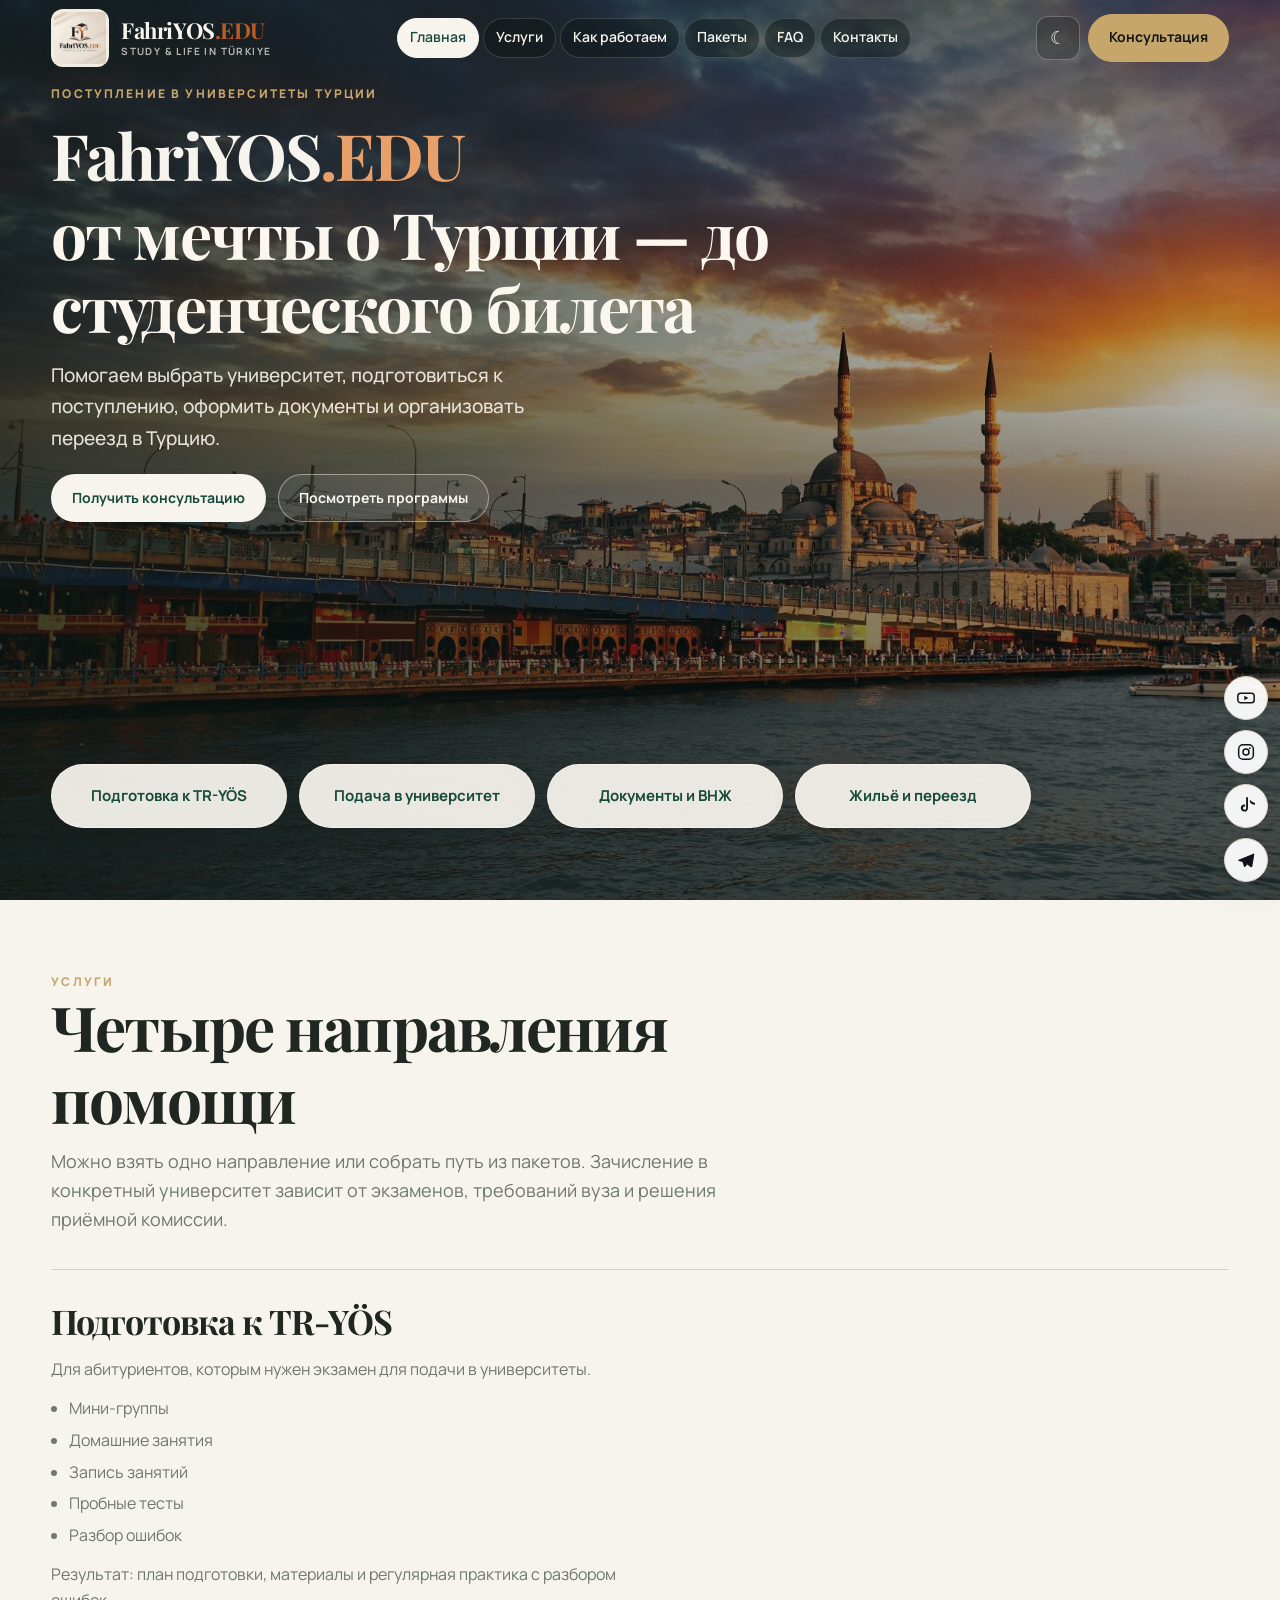
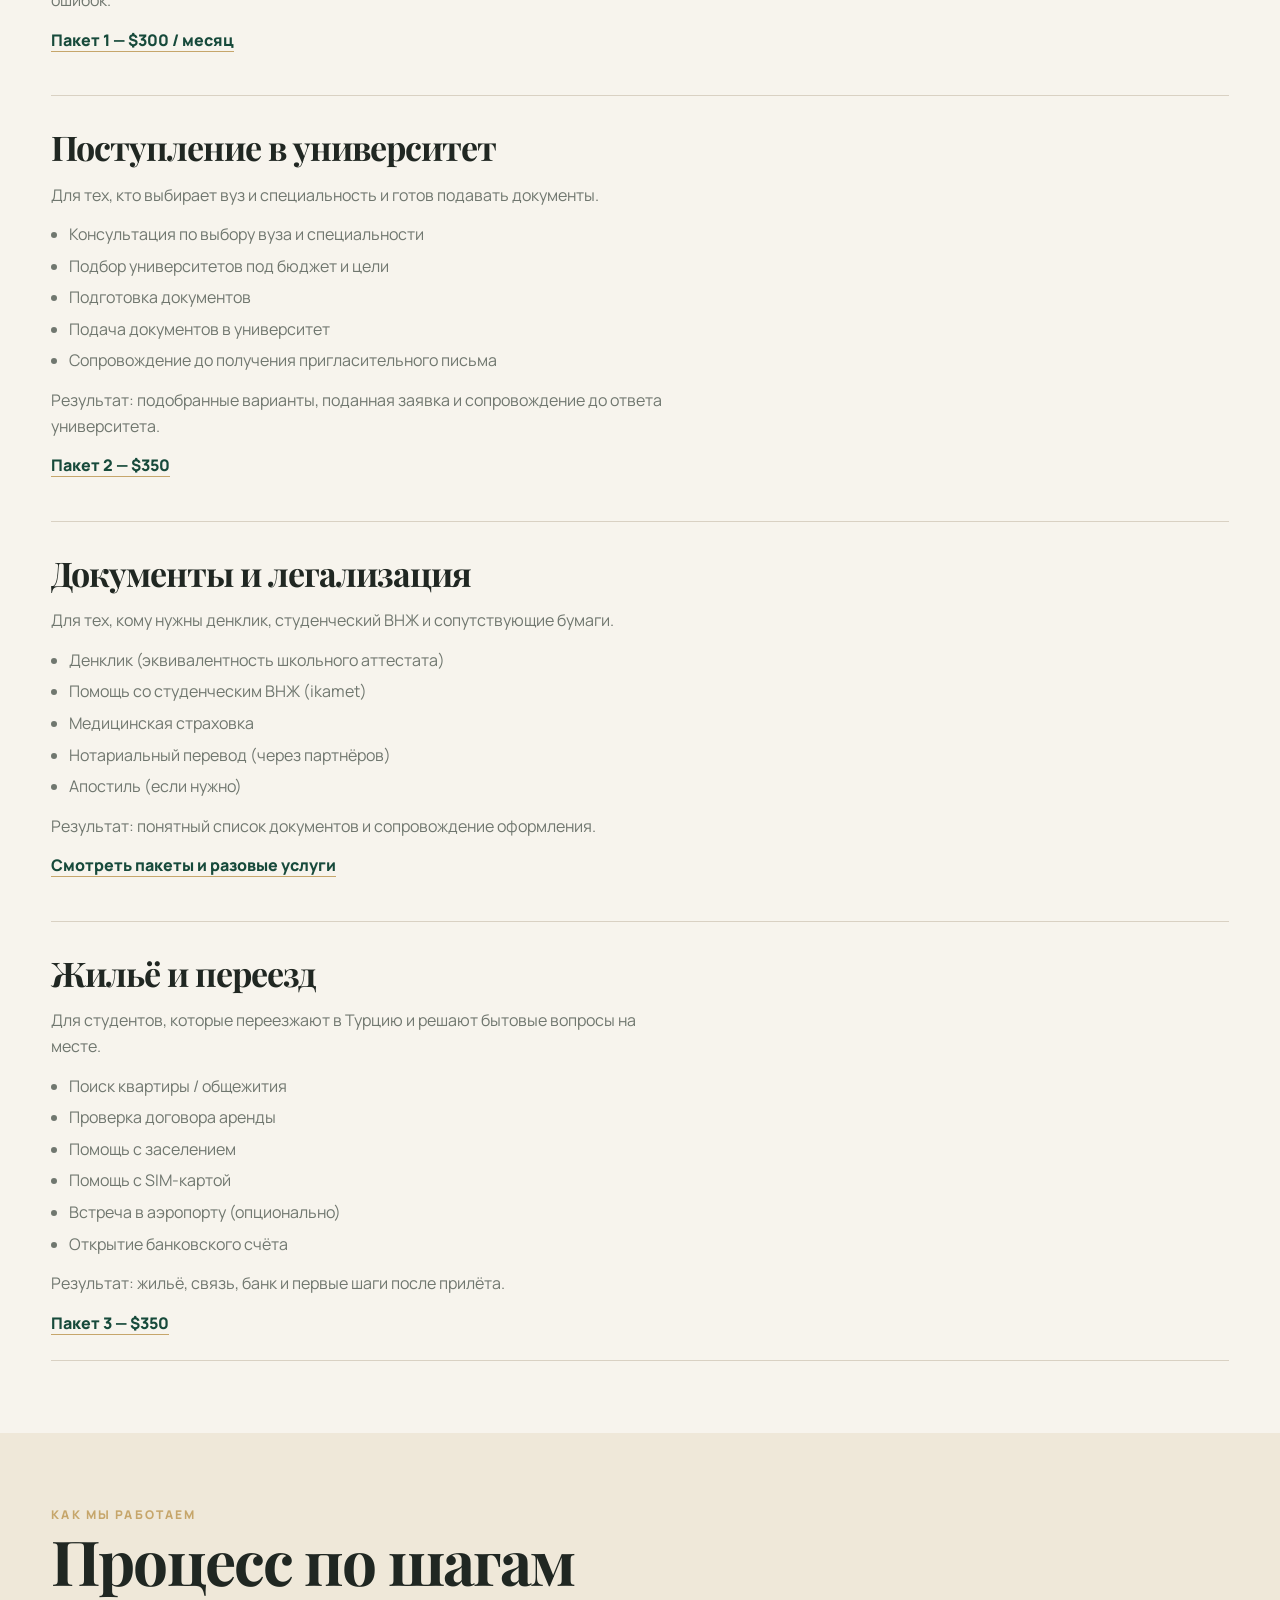
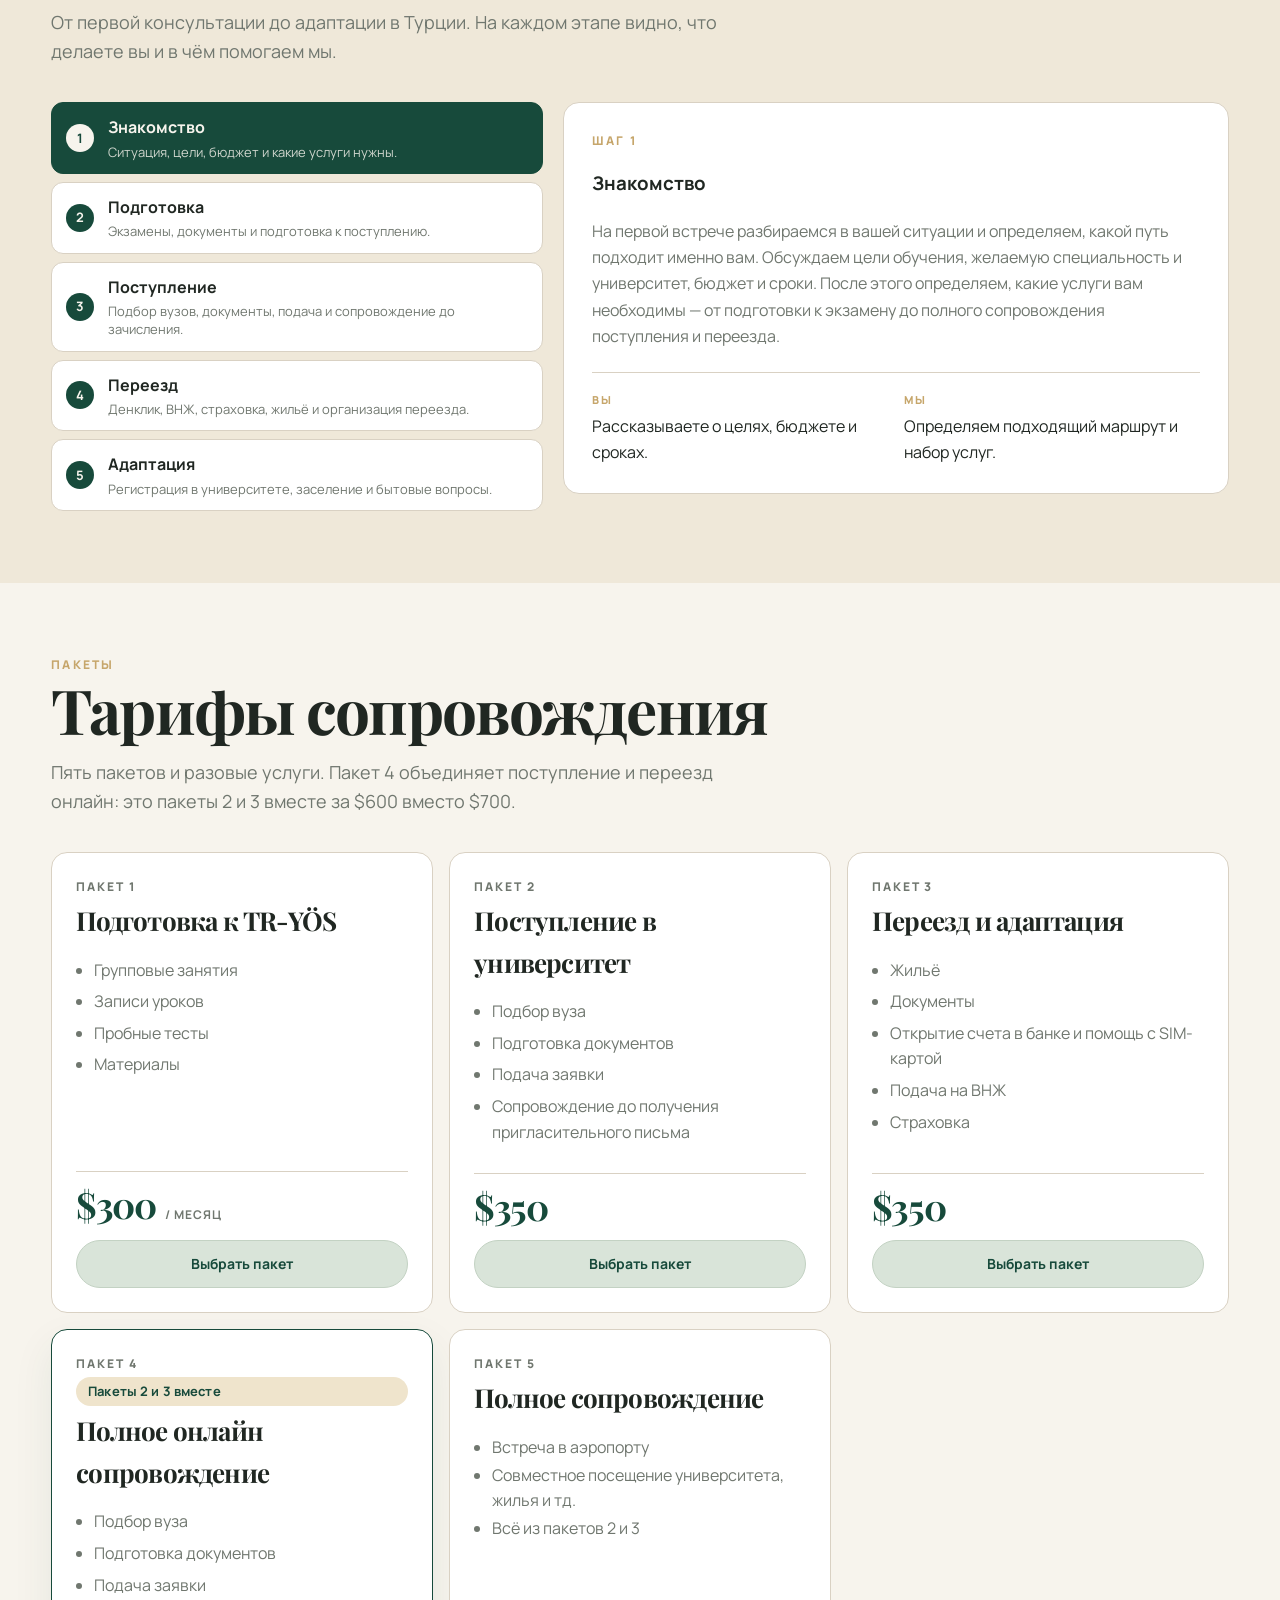
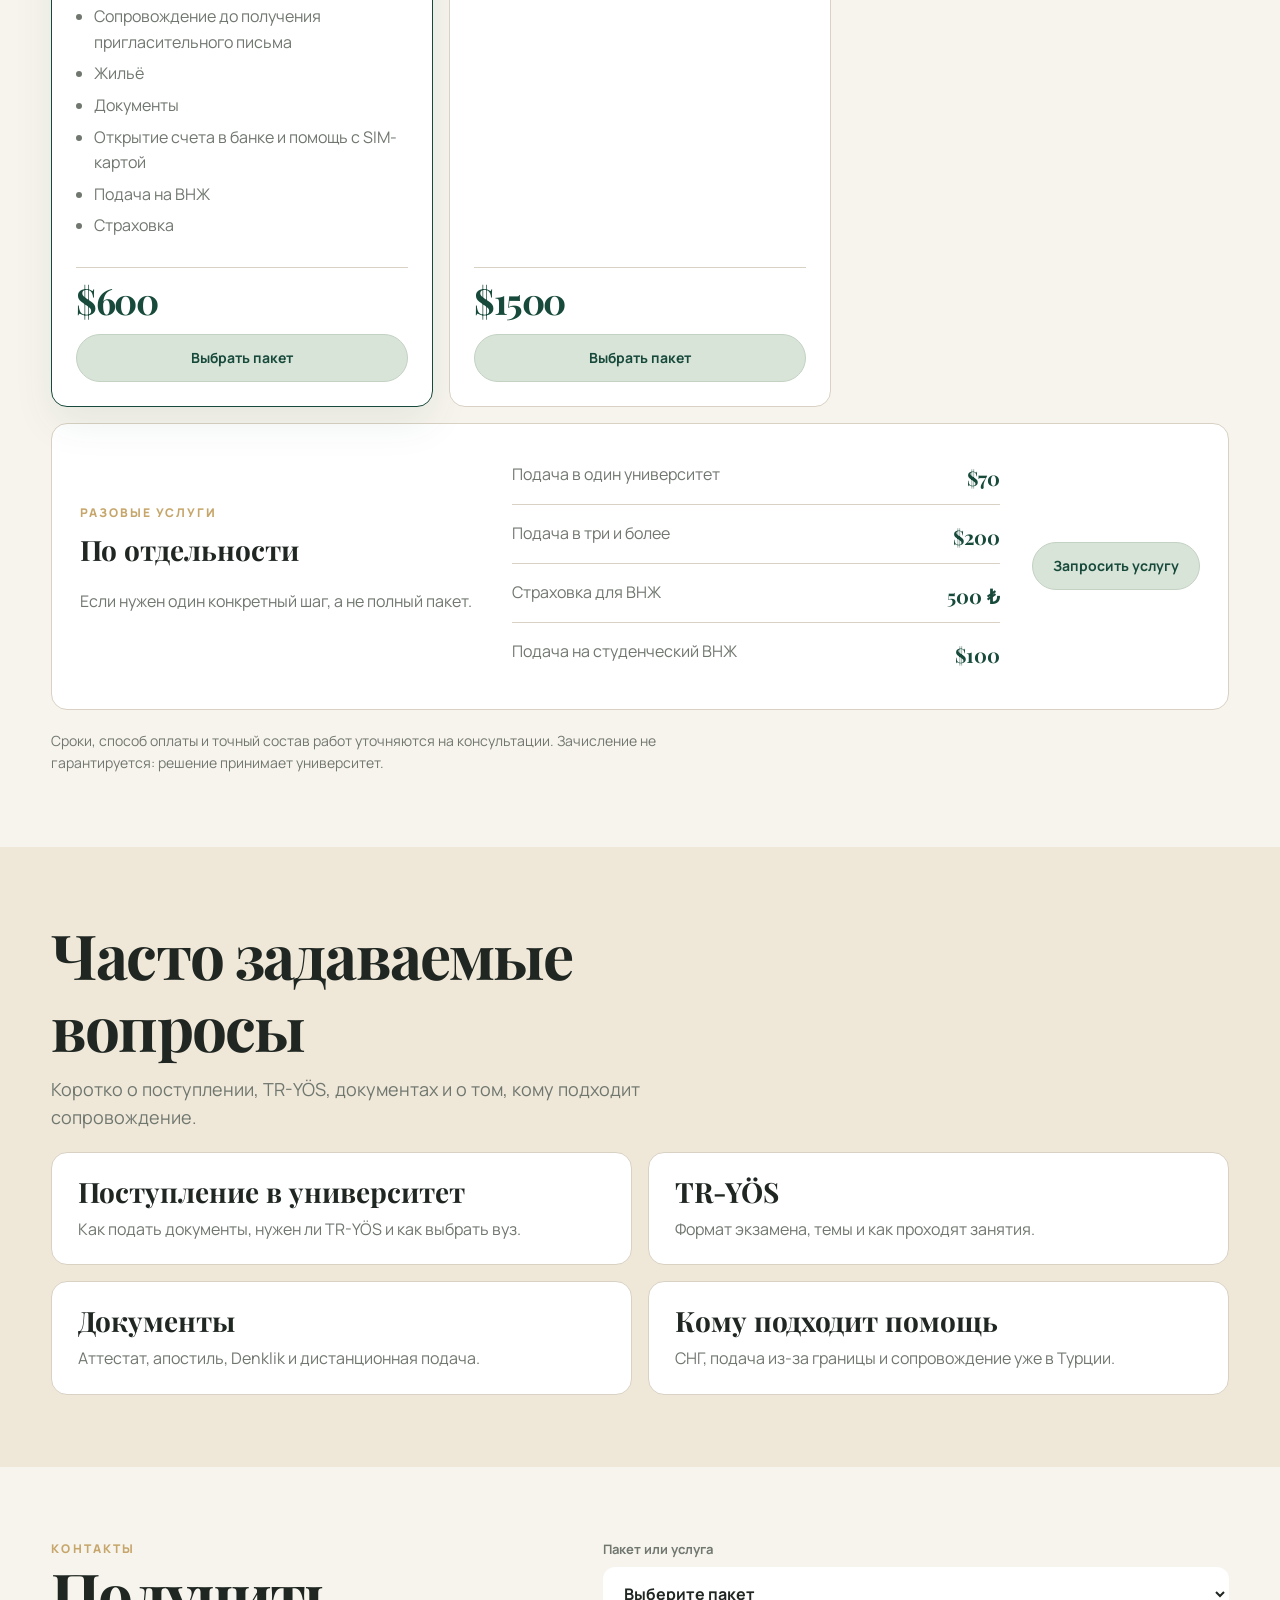
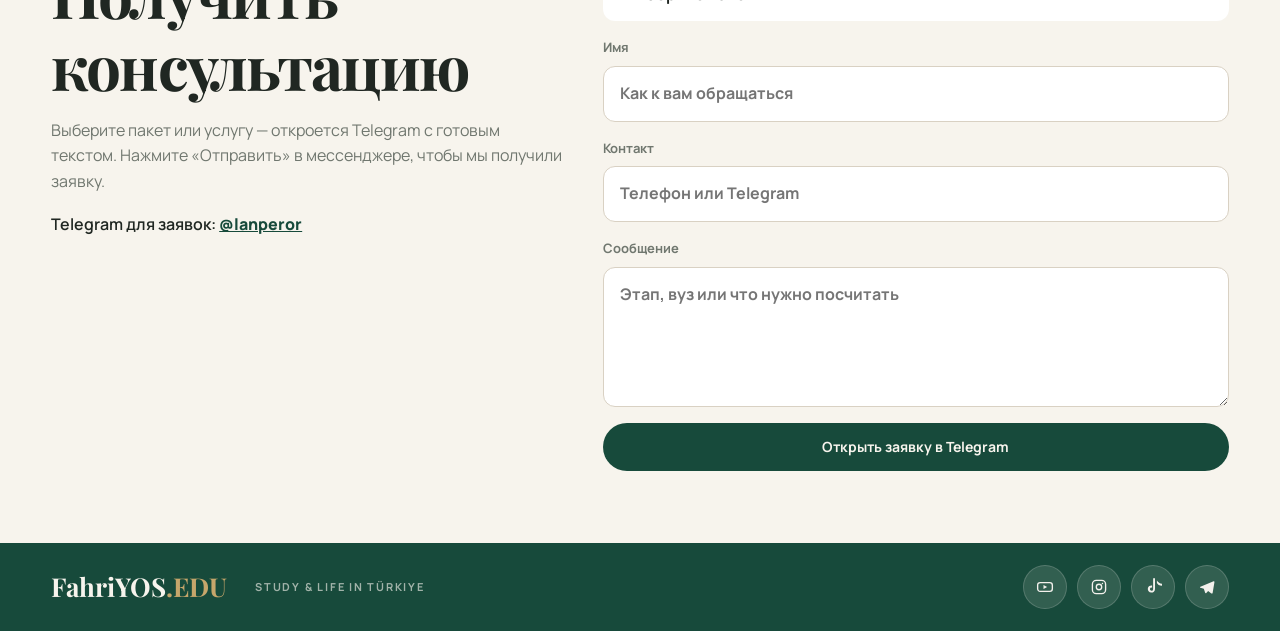
<file: index.html>
<!DOCTYPE html>
<html lang="ru" data-theme="light">
<head>
  <meta charset="UTF-8">
  <meta name="viewport" content="width=device-width, initial-scale=1">
  <title>FahriYOS.EDU — поступление в университеты Турции и подготовка к TR-YÖS</title>
  <script>
    (function () {
      var t = localStorage.getItem("fahriyos-theme");
      if (t === "light" || t === "dark") document.documentElement.setAttribute("data-theme", t);
    })();
  </script>
  <meta name="description" content="FahriYOS.EDU помогает иностранным студентам выбрать университет в Турции, подготовиться к TR-YÖS, оформить документы и организовать переезд.">
  <link rel="canonical" href="https://tofass.github.io/fahriedu/">
  <meta name="theme-color" content="#174A3B">
  <meta property="og:type" content="website">
  <meta property="og:locale" content="ru_RU">
  <meta property="og:site_name" content="FahriYOS.EDU">
  <meta property="og:title" content="FahriYOS.EDU — поступление в университеты Турции">
  <meta property="og:description" content="Подготовка к TR-YÖS, подача в университеты, документы, жильё и адаптация в Турции.">
  <meta property="og:url" content="https://tofass.github.io/fahriedu/">
  <meta property="og:image" content="https://tofass.github.io/fahriedu/assets/bg-home.webp">
  <meta name="twitter:card" content="summary_large_image">
  <link rel="icon" href="favicon.svg" type="image/svg+xml">
  <link rel="icon" href="assets/logo-512.jpg" type="image/jpeg">
  <link rel="apple-touch-icon" href="assets/logo-512.jpg">
  <link rel="preconnect" href="https://fonts.googleapis.com">
  <link rel="preconnect" href="https://fonts.gstatic.com" crossorigin>
  <link href="https://fonts.googleapis.com/css2?family=Manrope:wght@400;500;600;700;800&family=Playfair+Display:wght@600;700&display=swap" rel="stylesheet">
  <link rel="stylesheet" href="css/style.css">
</head>
<body>
  <a class="skip-link" href="#main">К содержанию</a>
  <header class="site-header">
    <a class="brand" href="#home" aria-label="FahriYOS.EDU — на главную">
      <span class="brand-icon">
        <img src="assets/logo-512.jpg" alt="" width="512" height="512">
      </span>
      <span class="brand-text">
        <span class="brand-name">FahriYOS<span class="brand-edu">.EDU</span></span>
        <span class="brand-tag">Study &amp; life in Türkiye</span>
      </span>
    </a>
    <nav class="site-nav" id="site-nav" aria-label="Разделы">
      <a class="is-active" href="#home">Главная</a>
      <a href="#services">Услуги</a>
      <a href="#process">Как работаем</a>
      <a href="#packages">Пакеты</a>
      <a href="#faq">FAQ</a>
      <a href="#contacts">Контакты</a>
    </nav>
    <div class="header-actions">
      <button class="theme-toggle" type="button" aria-label="Переключить тему">
        <span class="theme-toggle-icon" aria-hidden="true"></span>
      </button>
      <a class="btn btn-header" href="#contacts">Консультация</a>
      <button class="nav-toggle" type="button" aria-expanded="false" aria-controls="site-nav" aria-label="Открыть меню">
        <span></span>
      </button>
    </div>
  </header>

  <main id="main">
    <section class="page-section page-hero" id="home">
      <div class="hero-media" aria-hidden="true">
        <img src="assets/bg-home.webp" alt="Стамбул на закате: Новая мечеть и Галатский мост" width="1920" height="1080" fetchpriority="high">
      </div>
      <div class="hero">
        <p class="eyebrow eyebrow-light">Поступление в университеты Турции</p>
        <h1 class="display">
          <span class="hero-brand"><span class="brand-mark">FahriYOS</span><span class="brand-rest">.EDU</span></span>
          от мечты о Турции&nbsp;— до студенческого билета
        </h1>
        <p class="lede">Помогаем выбрать университет, подготовиться к поступлению, оформить документы и организовать переезд в Турцию.</p>
        <div class="actions">
          <a class="btn btn-solid" href="#contacts">Получить консультацию</a>
          <a class="btn btn-ghost" href="#packages">Посмотреть программы</a>
        </div>
      </div>
      <nav class="hero-dirs" aria-label="Направления">
        <a href="#service-tryos">Подготовка к TR-YÖS</a>
        <a href="#service-admission">Подача в университет</a>
        <a href="#service-docs">Документы и ВНЖ</a>
        <a href="#service-housing">Жильё и переезд</a>
      </nav>
    </section>

    <section class="page-section" id="services">
      <div class="section-intro reveal">
        <p class="eyebrow">Услуги</p>
        <h2 class="display">Четыре направления помощи</h2>
        <p class="lead">Можно взять одно направление или собрать путь из пакетов. Зачисление в конкретный университет зависит от экзаменов, требований вуза и решения приёмной комиссии.</p>
      </div>

      <div class="service-list">
        <article class="service reveal" id="service-tryos">
          <div class="service-body">
            <h3>Подготовка к TR-YÖS</h3>
            <p class="service-who">Для абитуриентов, которым нужен экзамен для подачи в университеты.</p>
            <ul class="plain-list">
              <li>Мини-группы</li>
              <li>Домашние занятия</li>
              <li>Запись занятий</li>
              <li>Пробные тесты</li>
              <li>Разбор ошибок</li>
            </ul>
            <p class="service-result">Результат: план подготовки, материалы и регулярная практика с разбором ошибок.</p>
            <a class="text-link" href="#pack-prep">Пакет 1 — $300 / месяц</a>
          </div>
        </article>

        <article class="service reveal" id="service-admission">
          <div class="service-body">
            <h3>Поступление в университет</h3>
            <p class="service-who">Для тех, кто выбирает вуз и специальность и готов подавать документы.</p>
            <ul class="plain-list">
              <li>Консультация по выбору вуза и специальности</li>
              <li>Подбор университетов под бюджет и цели</li>
              <li>Подготовка документов</li>
              <li>Подача документов в университет</li>
              <li>Сопровождение до получения пригласительного письма</li>
            </ul>
            <p class="service-result">Результат: подобранные варианты, поданная заявка и сопровождение до ответа университета.</p>
            <a class="text-link" href="#pack-admission">Пакет 2 — $350</a>
          </div>
        </article>

        <article class="service reveal" id="service-docs">
          <div class="service-body">
            <h3>Документы и легализация</h3>
            <p class="service-who">Для тех, кому нужны денклик, студенческий ВНЖ и сопутствующие бумаги.</p>
            <ul class="plain-list">
              <li>Денклик (эквивалентность школьного аттестата)</li>
              <li>Помощь со студенческим ВНЖ (ikamet)</li>
              <li>Медицинская страховка</li>
              <li>Нотариальный перевод (через партнёров)</li>
              <li>Апостиль (если нужно)</li>
            </ul>
            <p class="service-result">Результат: понятный список документов и сопровождение оформления.</p>
            <a class="text-link" href="#packages">Смотреть пакеты и разовые услуги</a>
          </div>
        </article>

        <article class="service reveal" id="service-housing">
          <div class="service-body">
            <h3>Жильё и переезд</h3>
            <p class="service-who">Для студентов, которые переезжают в Турцию и решают бытовые вопросы на месте.</p>
            <ul class="plain-list">
              <li>Поиск квартиры / общежития</li>
              <li>Проверка договора аренды</li>
              <li>Помощь с заселением</li>
              <li>Помощь с SIM-картой</li>
              <li>Встреча в аэропорту (опционально)</li>
              <li>Открытие банковского счёта</li>
            </ul>
            <p class="service-result">Результат: жильё, связь, банк и первые шаги после прилёта.</p>
            <a class="text-link" href="#pack-settle">Пакет 3 — $350</a>
          </div>
        </article>
      </div>
    </section>

    <section class="page-section page-section--tint" id="process">
      <div class="section-intro reveal">
        <p class="eyebrow">Как мы работаем</p>
        <h2 class="display">Процесс по шагам</h2>
        <p class="lead">От первой консультации до адаптации в Турции. На каждом этапе видно, что делаете вы и в чём помогаем мы.</p>
      </div>
      <div class="process-layout reveal">
        <ol class="steps">
          <li>
            <button class="step-btn is-open" type="button" aria-expanded="true" data-you="Рассказываете о целях, бюджете и сроках." data-we="Определяем подходящий маршрут и набор услуг." data-detail="На первой встрече разбираемся в вашей ситуации и определяем, какой путь подходит именно вам. Обсуждаем цели обучения, желаемую специальность и университет, бюджет и сроки. После этого определяем, какие услуги вам необходимы — от подготовки к экзамену до полного сопровождения поступления и переезда.">
              <h3>Знакомство</h3>
              <p>Ситуация, цели, бюджет и какие услуги нужны.</p>
            </button>
          </li>
          <li>
            <button class="step-btn" type="button" aria-expanded="false" data-you="Готовитесь к экзамену и собираете документы." data-we="Составляем план и проверяем требования вузов." data-detail="Составляем план подготовки в зависимости от выбранного направления и требований университетов. Если нужен TR-YÖS — помогаем с подготовкой к экзамену, разбираем темы, решаем задания и работаем над результатом. Параллельно проверяем необходимые документы, переводы и другие требования для подачи.">
              <h3>Подготовка</h3>
              <p>Экзамены, документы и подготовка к поступлению.</p>
            </button>
          </li>
          <li>
            <button class="step-btn" type="button" aria-expanded="false" data-you="Подтверждаете выбор вузов и подаёте документы." data-we="Подбираем программы и сопровождаем подачу." data-detail="Подбираем университеты и программы с учётом ваших целей, результатов и бюджета. Проверяем требования и сроки подачи, помогаем подготовить необходимые документы и сопровождаем процесс подачи заявления. После подачи остаёмся на связи и помогаем разобраться с дальнейшими этапами до получения результата от университета.">
              <h3>Поступление</h3>
              <p>Подбор вузов, документы, подача и сопровождение до зачисления.</p>
            </button>
          </li>
          <li>
            <button class="step-btn" type="button" aria-expanded="false" data-you="Готовитесь к переезду и прилёту." data-we="Помогаем с денкликом, ВНЖ, жильём и дорогой." data-detail="После поступления помогаем подготовиться к переезду в Турцию. При необходимости сопровождаем процесс получения денклика и ВНЖ, помогаем оформить страховку, подобрать жильё и организовать дорогу. Также можем встретить вас в аэропорту и помочь добраться до места проживания.">
              <h3>Переезд</h3>
              <p>Денклик, ВНЖ, страховка, жильё и организация переезда.</p>
            </button>
          </li>
          <li>
            <button class="step-btn" type="button" aria-expanded="false" data-you="Проходите регистрацию и обустраиваетесь." data-we="Помогаем с университетом, заселением и бытом." data-detail="Помогаем пройти первые этапы после приезда в Турцию. При необходимости сопровождаем при регистрации в университете, заселении и решении организационных вопросов. Помогаем сориентироваться в городе и разобраться с бытовыми задачами, которые возникают в первые дни и недели после переезда.">
              <h3>Адаптация</h3>
              <p>Регистрация в университете, заселение и бытовые вопросы.</p>
            </button>
          </li>
        </ol>
        <div class="step-detail" id="step-detail">
          <p class="eyebrow">Шаг 1</p>
          <h3>Знакомство</h3>
          <p class="muted">На первой встрече разбираемся в вашей ситуации и определяем, какой путь подходит именно вам. Обсуждаем цели обучения, желаемую специальность и университет, бюджет и сроки. После этого определяем, какие услуги вам необходимы — от подготовки к экзамену до полного сопровождения поступления и переезда.</p>
          <dl class="step-split">
            <div>
              <dt>Вы</dt>
              <dd>Рассказываете о целях, бюджете и сроках.</dd>
            </div>
            <div>
              <dt>Мы</dt>
              <dd>Определяем подходящий маршрут и набор услуг.</dd>
            </div>
          </dl>
        </div>
      </div>
    </section>

    <section class="page-section" id="packages">
      <div class="section-intro reveal">
        <p class="eyebrow">Пакеты</p>
        <h2 class="display">Тарифы сопровождения</h2>
        <p class="lead">Пять пакетов и разовые услуги. Пакет 4 объединяет поступление и переезд онлайн: это пакеты 2 и 3 вместе за $600 вместо $700.</p>
      </div>

      <div class="cards cards-packages">
        <article class="card package reveal" id="pack-prep">
          <p class="package-no">Пакет 1</p>
          <h3>Подготовка к TR-YÖS</h3>
          <ul class="plain-list">
            <li>Групповые занятия</li>
            <li>Записи уроков</li>
            <li>Пробные тесты</li>
            <li>Материалы</li>
          </ul>
          <p class="package-price"><strong>$300</strong><span>/ месяц</span></p>
          <a class="btn btn-ghost" href="#contacts" data-pack="prep">Выбрать пакет</a>
        </article>

        <article class="card package reveal" id="pack-admission">
          <p class="package-no">Пакет 2</p>
          <h3>Поступление в университет</h3>
          <ul class="plain-list">
            <li>Подбор вуза</li>
            <li>Подготовка документов</li>
            <li>Подача заявки</li>
            <li>Сопровождение до получения пригласительного письма</li>
          </ul>
          <p class="package-price"><strong>$350</strong></p>
          <a class="btn btn-ghost" href="#contacts" data-pack="admission">Выбрать пакет</a>
        </article>

        <article class="card package reveal" id="pack-settle">
          <p class="package-no">Пакет 3</p>
          <h3>Переезд и адаптация</h3>
          <ul class="plain-list">
            <li>Жильё</li>
            <li>Документы</li>
            <li>Открытие счета в банке и помощь с SIM-картой</li>
            <li>Подача на ВНЖ</li>
            <li>Страховка</li>
          </ul>
          <p class="package-price"><strong>$350</strong></p>
          <a class="btn btn-ghost" href="#contacts" data-pack="settle">Выбрать пакет</a>
        </article>

        <article class="card package is-featured reveal" id="pack-online">
          <p class="package-no">Пакет 4</p>
          <p class="package-badge">Пакеты 2 и 3 вместе</p>
          <h3>Полное онлайн сопровождение</h3>
          <ul class="plain-list">
            <li>Подбор вуза</li>
            <li>Подготовка документов</li>
            <li>Подача заявки</li>
            <li>Сопровождение до получения пригласительного письма</li>
            <li>Жильё</li>
            <li>Документы</li>
            <li>Открытие счета в банке и помощь с SIM-картой</li>
            <li>Подача на ВНЖ</li>
            <li>Страховка</li>
          </ul>
          <p class="package-price"><strong>$600</strong></p>
          <a class="btn btn-ghost" href="#contacts" data-pack="online">Выбрать пакет</a>
        </article>

        <article class="card package reveal" id="pack-full">
          <p class="package-no">Пакет 5</p>
          <h3>Полное сопровождение</h3>
          <ul class="plain-list">
            <li>Встреча в аэропорту</li>
            <li>Совместное посещение университета, жилья и тд.</li>
            <li>Всё из пакетов 2 и 3</li>
          </ul>
          <p class="package-price"><strong>$1500</strong></p>
          <a class="btn btn-ghost" href="#contacts" data-pack="full">Выбрать пакет</a>
        </article>
      </div>

      <article class="extras reveal" id="pack-extra">
        <div class="extras-copy">
          <p class="package-no">Разовые услуги</p>
          <h3>По отдельности</h3>
          <p class="muted">Если нужен один конкретный шаг, а не полный пакет.</p>
        </div>
        <ul class="plain-list extra-list">
          <li><span>Подача в один университет</span><strong>$70</strong></li>
          <li><span>Подача в три и более</span><strong>$200</strong></li>
          <li><span>Страховка для ВНЖ</span><strong>500 ₺</strong></li>
          <li><span>Подача на студенческий ВНЖ</span><strong>$100</strong></li>
        </ul>
        <a class="btn btn-ghost" href="#contacts" data-pack="one-uni">Запросить услугу</a>
      </article>
      <p class="price-note">Сроки, способ оплаты и точный состав работ уточняются на консультации. Зачисление не гарантируется: решение принимает университет.</p>
    </section>

    <section class="page-section page-section--tint" id="faq">
      <div class="section-intro reveal">
        <h2 class="display">Часто задаваемые вопросы</h2>
        <p class="lead">Коротко о поступлении, TR-YÖS, документах и о том, кому подходит сопровождение.</p>
      </div>
      <div class="faq-hub">
        <a class="faq-card reveal" href="faq-admission.html">
          <h3>Поступление в университет</h3>
          <p>Как подать документы, нужен ли TR-YÖS и как выбрать вуз.</p>
        </a>
        <a class="faq-card reveal" href="faq-tryos.html">
          <h3>TR-YÖS</h3>
          <p>Формат экзамена, темы и как проходят занятия.</p>
        </a>
        <a class="faq-card reveal" href="faq-docs.html">
          <h3>Документы</h3>
          <p>Аттестат, апостиль, Denklik и дистанционная подача.</p>
        </a>
        <a class="faq-card reveal" href="faq-who.html">
          <h3>Кому подходит помощь</h3>
          <p>СНГ, подача из-за границы и сопровождение уже в Турции.</p>
        </a>
      </div>
    </section>

    <section class="page-section" id="contacts">
      <div class="contacts-layout">
        <div class="contacts-copy reveal">
          <p class="eyebrow">Контакты</p>
          <h2 class="display">Получить консультацию</h2>
          <p class="muted">Выберите пакет или услугу — откроется Telegram с готовым текстом. Нажмите «Отправить» в мессенджере, чтобы мы получили заявку.</p>
          <p class="contact-direct">
            Telegram для заявок:
            <a href="https://t.me/lanperor" target="_blank" rel="noopener">@lanperor</a>
          </p>
        </div>
        <form class="form reveal" id="contact-form" novalidate>
          <p class="form-status" id="form-status" hidden></p>
          <label>
            Пакет или услуга
            <select name="package" required>
              <option value="" disabled selected>Выберите пакет</option>
              <option value="prep" data-price="$300 / месяц" data-title="Подготовка к TR-YÖS">Пакет 1 — Подготовка к TR-YÖS · $300 / месяц</option>
              <option value="admission" data-price="$350" data-title="Поступление в университет">Пакет 2 — Поступление в университет · $350</option>
              <option value="settle" data-price="$350" data-title="Переезд и адаптация">Пакет 3 — Переезд и адаптация · $350</option>
              <option value="online" data-price="$600" data-title="Полное онлайн сопровождение">Пакет 4 — Полное онлайн сопровождение · $600</option>
              <option value="full" data-price="$1500" data-title="Полное сопровождение">Пакет 5 — Полное сопровождение · $1500</option>
              <option value="one-uni" data-price="$70" data-title="Подача в один университет">Подача в один университет · $70</option>
              <option value="three-uni" data-price="$200" data-title="Подача в три и более">Подача в три и более · $200</option>
              <option value="insurance" data-price="500 ₺" data-title="Страховка для ВНЖ">Страховка для ВНЖ · 500 ₺</option>
              <option value="ikamet" data-price="$100" data-title="Подача на студенческий ВНЖ">Подача на студенческий ВНЖ · $100</option>
            </select>
          </label>
          <label>
            Имя
            <input type="text" name="name" autocomplete="name" placeholder="Как к вам обращаться">
          </label>
          <label>
            Контакт
            <input type="text" name="contact" autocomplete="tel" required placeholder="Телефон или Telegram">
          </label>
          <label>
            Сообщение
            <textarea name="message" placeholder="Этап, вуз или что нужно посчитать"></textarea>
          </label>
          <button class="btn btn-solid" type="submit">Открыть заявку в Telegram</button>
        </form>
      </div>
    </section>
  </main>

  <footer class="site-footer">
    <p class="footer-brand"><span class="brand-mark">FahriYOS</span><span class="brand-rest">.EDU</span></p>
    <p class="footer-tag">Study &amp; life in Türkiye</p>
    <nav class="footer-social" aria-label="Соцсети в подвале">
      <a href="https://youtube.com/@tryosfahri" target="_blank" rel="noopener" aria-label="YouTube">
        <img src="assets/icons/youtube.svg" alt="">
      </a>
      <a href="https://instagram.com/fahri_yos" target="_blank" rel="noopener" aria-label="Instagram">
        <img src="assets/icons/instagram.svg" alt="">
      </a>
      <a href="https://tiktok.com/@fahri_yos" target="_blank" rel="noopener" aria-label="TikTok">
        <img src="assets/icons/tiktok.svg" alt="">
      </a>
      <a href="https://t.me/tryosfahri" target="_blank" rel="noopener" aria-label="Telegram">
        <img src="assets/icons/telegram.svg" alt="">
      </a>
    </nav>
  </footer>
  <nav class="social-dock" aria-label="Соцсети">
    <a href="https://youtube.com/@tryosfahri" target="_blank" rel="noopener" aria-label="YouTube">
      <img src="assets/icons/youtube.svg" alt="">
    </a>
    <a href="https://instagram.com/fahri_yos" target="_blank" rel="noopener" aria-label="Instagram">
      <img src="assets/icons/instagram.svg" alt="">
    </a>
    <a href="https://tiktok.com/@fahri_yos" target="_blank" rel="noopener" aria-label="TikTok">
      <img src="assets/icons/tiktok.svg" alt="">
    </a>
    <a href="https://t.me/tryosfahri" target="_blank" rel="noopener" aria-label="Telegram">
      <img src="assets/icons/telegram.svg" alt="">
    </a>
  </nav>
  <script src="js/main.js"></script>
</body>
</html>
</file>
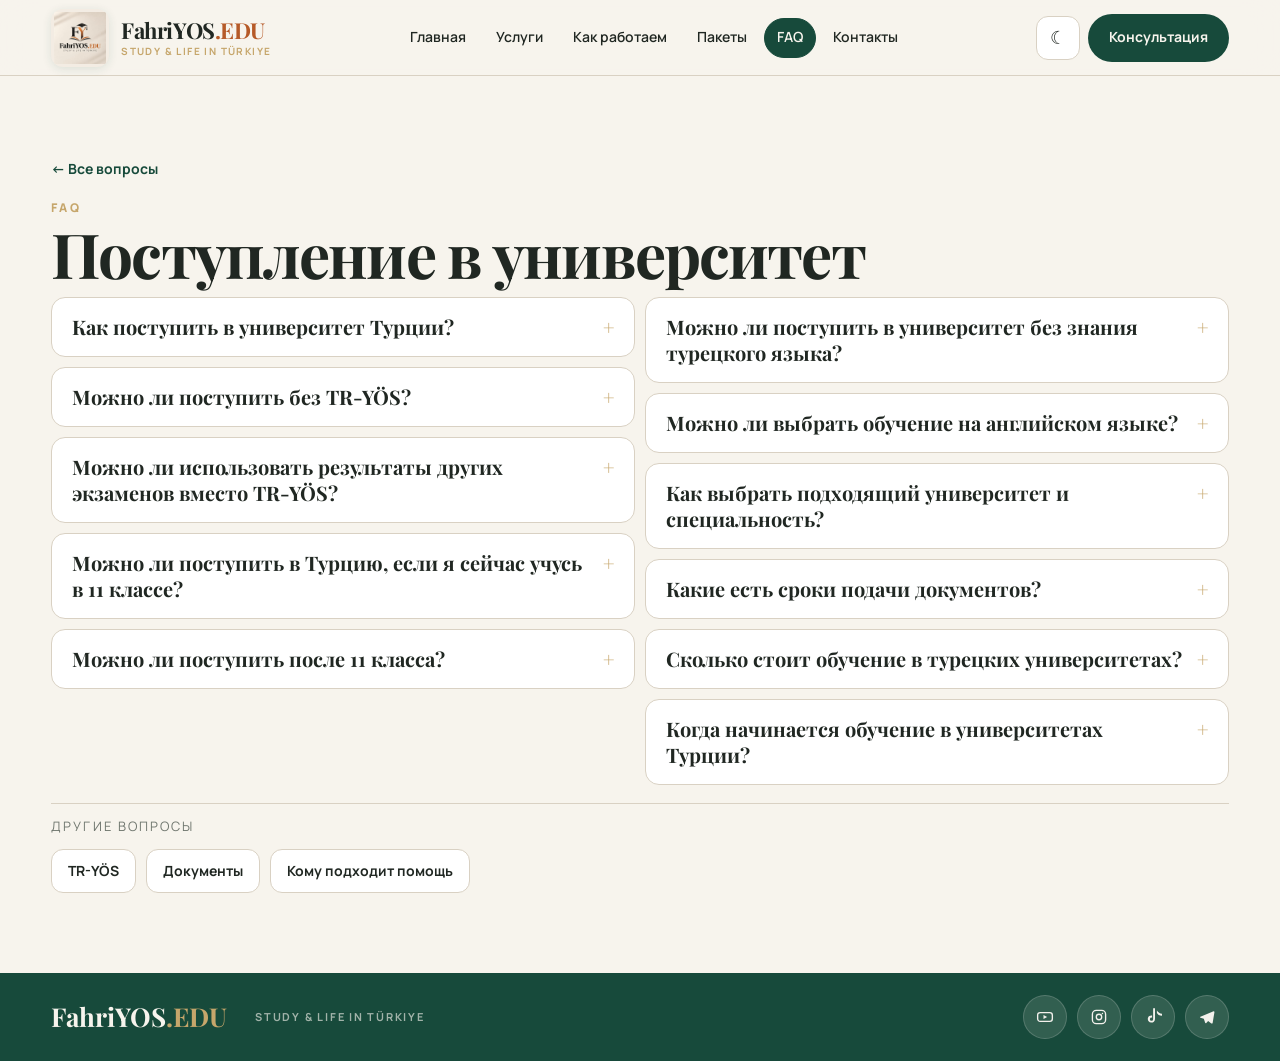
<file: faq-admission.html>
<!DOCTYPE html>
<html lang="ru" data-theme="light">
<head>
  <meta charset="UTF-8">
  <meta name="viewport" content="width=device-width, initial-scale=1">
  <title>Поступление в университет — FAQ | FahriYOS.EDU</title>
  <script>
    (function () {
      var t = localStorage.getItem("fahriyos-theme");
      if (t === "light" || t === "dark") document.documentElement.setAttribute("data-theme", t);
    })();
  </script>
  <meta name="description" content="Как поступить в университет Турции, можно ли без TR-YÖS, как выбрать вуз и сколько стоит обучение.">
  <link rel="canonical" href="https://tofass.github.io/fahriedu/faq-admission.html">
  <meta property="og:title" content="Поступление в университет — FAQ | FahriYOS.EDU">
  <meta property="og:description" content="Ответы о поступлении иностранных абитуриентов в университеты Турции.">
  <meta property="og:url" content="https://tofass.github.io/fahriedu/faq-admission.html">
  <meta property="og:image" content="https://tofass.github.io/fahriedu/assets/bg-home.webp">
  <link rel="icon" href="favicon.svg" type="image/svg+xml">
  <link rel="preconnect" href="https://fonts.googleapis.com">
  <link rel="preconnect" href="https://fonts.gstatic.com" crossorigin>
  <link href="https://fonts.googleapis.com/css2?family=Manrope:wght@400;500;600;700;800&family=Playfair+Display:wght@600;700&display=swap" rel="stylesheet">
  <link rel="stylesheet" href="css/style.css">
</head>
<body class="faq-page is-away">
  <a class="skip-link" href="#main">К содержанию</a>
  <header class="site-header">
    <a class="brand" href="index.html#home" aria-label="FahriYOS.EDU — на главную">
      <span class="brand-icon">
        <img src="assets/logo-512.jpg" alt="" width="512" height="512">
      </span>
      <span class="brand-text">
        <span class="brand-name">FahriYOS<span class="brand-edu">.EDU</span></span>
        <span class="brand-tag">Study &amp; life in Türkiye</span>
      </span>
    </a>
    <nav class="site-nav" id="site-nav" aria-label="Разделы">
      <a href="index.html#home">Главная</a>
      <a href="index.html#services">Услуги</a>
      <a href="index.html#process">Как работаем</a>
      <a href="index.html#packages">Пакеты</a>
      <a class="is-active" href="index.html#faq">FAQ</a>
      <a href="index.html#contacts">Контакты</a>
    </nav>
    <div class="header-actions">
      <button class="theme-toggle" type="button" aria-label="Переключить тему">
        <span class="theme-toggle-icon" aria-hidden="true"></span>
      </button>
      <a class="btn btn-header" href="index.html#contacts">Консультация</a>
      <button class="nav-toggle" type="button" aria-expanded="false" aria-controls="site-nav" aria-label="Открыть меню">
        <span></span>
      </button>
    </div>
  </header>
  <main class="page-section" id="main">
    <article class="faq-article">
      <a class="faq-back" href="index.html#faq">← Все вопросы</a>
      <p class="eyebrow">FAQ</p>
      <h1 class="display">Поступление в университет</h1>

      <div class="faq-grid">
      <div class="faq-col">
      <details class="faq-item">
        <summary>Как поступить в университет Турции?</summary>
        <div class="faq-a">
          <p>Для начала необходимо выбрать университет и специальность и ознакомиться с его требованиями для иностранных абитуриентов.</p>
          <p>В зависимости от университета поступление может осуществляться по результатам TR-YÖS, по аттестату или на основании других документов и экзаменов.</p>
          <p>Обычно для подачи требуются аттестат, табели с оценками за 9–11 классы и заграничный паспорт.</p>
          <p>Сначала подача документов осуществляется онлайн через сайт университета. После получения приглашения или положительного решения необходимые оригиналы и заверенные документы предоставляются в университет лично.</p>
        </div>
      </details>

      <details class="faq-item">
        <summary>Можно ли поступить без TR-YÖS?</summary>
        <div class="faq-a">
          <p>Да. Некоторые университеты принимают иностранных абитуриентов без TR-YÖS — например, по аттестату или другим основаниям. Конкретные условия зависят от университета и специальности.</p>
        </div>
      </details>

      <details class="faq-item">
        <summary>Можно ли использовать результаты других экзаменов вместо TR-YÖS?</summary>
        <div class="faq-a">
          <p>Зависит от требований конкретного университета. Некоторые университеты принимают результаты международных экзаменов, например SAT, результаты национальных или локальных вступительных экзаменов, а некоторые могут принимать абитуриентов на основании аттестата.</p>
          <p>Перед подачей необходимо проверить, какие экзамены и документы принимает выбранный университет.</p>
        </div>
      </details>

      <details class="faq-item">
        <summary>Можно ли поступить в Турцию, если я сейчас учусь в 11 классе?</summary>
        <div class="faq-a">
          <p>Окончить школу необходимо до начала обучения в университете. При этом в некоторых университетах можно подать заявление ещё во время 11 класса, если приём документов уже открыт.</p>
          <p>Окончательная регистрация и начало обучения происходят после получения документа об окончании школы и выполнения остальных требований университета.</p>
        </div>
      </details>

      <details class="faq-item">
        <summary>Можно ли поступить после 11 класса?</summary>
        <div class="faq-a">
          <p>Да. После окончания 11 класса иностранный абитуриент может поступить в турецкий университет при соблюдении требований выбранного университета.</p>
        </div>
      </details>
      </div>
      <div class="faq-col">
      <details class="faq-item">
        <summary>Можно ли поступить в университет без знания турецкого языка?</summary>
        <div class="faq-a">
          <p>Да. Если абитуриент не предоставляет подтверждение знания турецкого языка или не проходит внутренний языковой экзамен университета, в зависимости от правил университета ему может потребоваться пройти языковую подготовку перед началом обучения по специальности.</p>
        </div>
      </details>

      <details class="faq-item">
        <summary>Можно ли выбрать обучение на английском языке?</summary>
        <div class="faq-a">
          <p>Да. Однако не все университеты предлагают обучение на английском языке, и даже в одном университете программы на английском могут быть доступны только по определённым специальностям.</p>
          <p>Актуальный язык обучения необходимо проверять на сайте выбранного университета.</p>
        </div>
      </details>

      <details class="faq-item">
        <summary>Как выбрать подходящий университет и специальность?</summary>
        <div class="faq-a">
          <p>Мы помогаем подобрать университет и специальность с учётом целей и возможностей абитуриента.</p>
          <p>Также в нашей команде есть специалист по профориентации, который помогает определиться с направлением обучения.</p>
        </div>
      </details>

      <details class="faq-item">
        <summary>Какие есть сроки подачи документов?</summary>
        <div class="faq-a">
          <p>Сроки отличаются в зависимости от университета, специальности и года поступления. Поэтому для каждого абитуриента необходимо проверять актуальные даты подачи.</p>
        </div>
      </details>

      <details class="faq-item">
        <summary>Сколько стоит обучение в турецких университетах?</summary>
        <div class="faq-a">
          <p>Единой стоимости нет. Цена зависит от университета, специальности, языка обучения и других условий. Актуальную стоимость необходимо проверять для конкретной программы.</p>
        </div>
      </details>

      <details class="faq-item">
        <summary>Когда начинается обучение в университетах Турции?</summary>
        <div class="faq-a">
          <p>В большинстве университетов учебный год начинается в конце сентября или в октябре. Точная дата зависит от конкретного университета и его академического календаря.</p>
        </div>
      </details>
      </div>
      </div>

      <nav class="faq-switch" aria-label="Другие вопросы">
        <p>Другие вопросы</p>
        <div class="faq-switch-row">
          <a href="faq-tryos.html">TR-YÖS</a>
          <a href="faq-docs.html">Документы</a>
          <a href="faq-who.html">Кому подходит помощь</a>
        </div>
      </nav>
    </article>
  </main>
  <footer class="site-footer">
    <p class="footer-brand"><span class="brand-mark">FahriYOS</span><span class="brand-rest">.EDU</span></p>
    <p class="footer-tag">Study &amp; life in Türkiye</p>
    <nav class="footer-social" aria-label="Соцсети в подвале">
      <a href="https://youtube.com/@tryosfahri" target="_blank" rel="noopener" aria-label="YouTube"><img src="assets/icons/youtube.svg" alt=""></a>
      <a href="https://instagram.com/fahri_yos" target="_blank" rel="noopener" aria-label="Instagram"><img src="assets/icons/instagram.svg" alt=""></a>
      <a href="https://tiktok.com/@fahri_yos" target="_blank" rel="noopener" aria-label="TikTok"><img src="assets/icons/tiktok.svg" alt=""></a>
      <a href="https://t.me/tryosfahri" target="_blank" rel="noopener" aria-label="Telegram"><img src="assets/icons/telegram.svg" alt=""></a>
    </nav>
  </footer>
  <script src="js/main.js"></script>
</body>
</html>
</file>
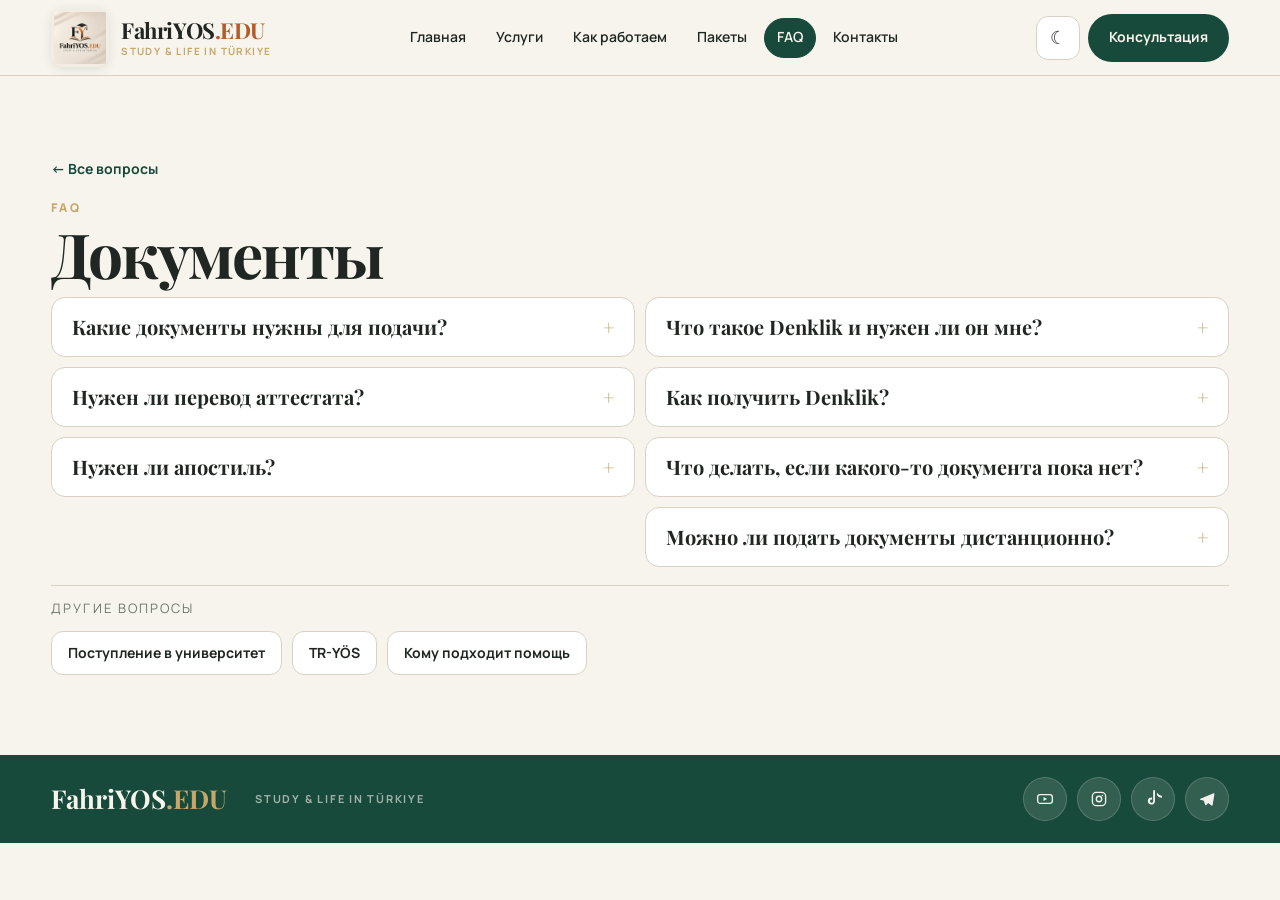
<file: faq-docs.html>
<!DOCTYPE html>
<html lang="ru" data-theme="light">
<head>
  <meta charset="UTF-8">
  <meta name="viewport" content="width=device-width, initial-scale=1">
  <title>Документы — FAQ | FahriYOS.EDU</title>
  <script>
    (function () {
      var t = localStorage.getItem("fahriyos-theme");
      if (t === "light" || t === "dark") document.documentElement.setAttribute("data-theme", t);
    })();
  </script>
  <meta name="description" content="Какие документы нужны для поступления в Турцию: аттестат, апостиль, Denklik и дистанционная подача.">
  <link rel="canonical" href="https://tofass.github.io/fahriedu/faq-docs.html">
  <meta property="og:title" content="Документы — FAQ | FahriYOS.EDU">
  <meta property="og:description" content="Документы для подачи в университеты Турции: переводы, апостиль и Denklik.">
  <meta property="og:url" content="https://tofass.github.io/fahriedu/faq-docs.html">
  <meta property="og:image" content="https://tofass.github.io/fahriedu/assets/bg-home.webp">
  <link rel="icon" href="favicon.svg" type="image/svg+xml">
  <link rel="preconnect" href="https://fonts.googleapis.com">
  <link rel="preconnect" href="https://fonts.gstatic.com" crossorigin>
  <link href="https://fonts.googleapis.com/css2?family=Manrope:wght@400;500;600;700;800&family=Playfair+Display:wght@600;700&display=swap" rel="stylesheet">
  <link rel="stylesheet" href="css/style.css">
</head>
<body class="faq-page is-away">
  <a class="skip-link" href="#main">К содержанию</a>
  <header class="site-header">
    <a class="brand" href="index.html#home" aria-label="FahriYOS.EDU — на главную">
      <span class="brand-icon">
        <img src="assets/logo-512.jpg" alt="" width="512" height="512">
      </span>
      <span class="brand-text">
        <span class="brand-name">FahriYOS<span class="brand-edu">.EDU</span></span>
        <span class="brand-tag">Study &amp; life in Türkiye</span>
      </span>
    </a>
    <nav class="site-nav" id="site-nav" aria-label="Разделы">
      <a href="index.html#home">Главная</a>
      <a href="index.html#services">Услуги</a>
      <a href="index.html#process">Как работаем</a>
      <a href="index.html#packages">Пакеты</a>
      <a class="is-active" href="index.html#faq">FAQ</a>
      <a href="index.html#contacts">Контакты</a>
    </nav>
    <div class="header-actions">
      <button class="theme-toggle" type="button" aria-label="Переключить тему">
        <span class="theme-toggle-icon" aria-hidden="true"></span>
      </button>
      <a class="btn btn-header" href="index.html#contacts">Консультация</a>
      <button class="nav-toggle" type="button" aria-expanded="false" aria-controls="site-nav" aria-label="Открыть меню">
        <span></span>
      </button>
    </div>
  </header>
  <main class="page-section" id="main">
    <article class="faq-article">
      <a class="faq-back" href="index.html#faq">← Все вопросы</a>
      <p class="eyebrow">FAQ</p>
      <h1 class="display">Документы</h1>

      <div class="faq-grid">
      <div class="faq-col">
      <details class="faq-item">
        <summary>Какие документы нужны для подачи?</summary>
        <div class="faq-a">
          <p>Основной пакет обычно включает:</p>
          <ul>
            <li>аттестат и его заверенный перевод;</li>
            <li>табели с оценками за 9–11 классы и их заверенные переводы;</li>
            <li>апостиль на аттестат;</li>
            <li>копию заграничного паспорта;</li>
            <li>заверенный перевод паспорта на турецкий язык;</li>
            <li>биометрические фотографии.</li>
          </ul>
          <p>Точный список документов может отличаться в зависимости от университета.</p>
        </div>
      </details>

      <details class="faq-item">
        <summary>Нужен ли перевод аттестата?</summary>
        <div class="faq-a">
          <p>Да. Для подачи и окончательного оформления документов обычно требуется перевод аттестата на турецкий язык.</p>
        </div>
      </details>

      <details class="faq-item">
        <summary>Нужен ли апостиль?</summary>
        <div class="faq-a">
          <p>В большинстве случаев апостиль требуется на документ об образовании. Точные требования зависят от страны выдачи документа и университета.</p>
        </div>
      </details>
      </div>
      <div class="faq-col">
      <details class="faq-item">
        <summary>Что такое Denklik и нужен ли он мне?</summary>
        <div class="faq-a">
          <p>Denklik — это документ, подтверждающий соответствие иностранного документа об образовании турецкой системе образования.</p>
          <p>При онлайн-подаче его могут не требовать, однако на этапе окончательного зачисления университет может запросить Denklik.</p>
        </div>
      </details>

      <details class="faq-item">
        <summary>Как получить Denklik?</summary>
        <div class="faq-a">
          <p>Для получения Denklik необходимо подать необходимые документы через соответствующую систему Министерства национального образования Турции.</p>
        </div>
      </details>

      <details class="faq-item">
        <summary>Что делать, если какого-то документа пока нет?</summary>
        <div class="faq-a">
          <p>Если аттестат ещё не выдан, вместо него в некоторых случаях можно предоставить временный документ о выпуске, выданный школой.</p>
          <p>Если отсутствуют табели, необходимо запросить их в школе.</p>
        </div>
      </details>

      <details class="faq-item">
        <summary>Можно ли подать документы дистанционно?</summary>
        <div class="faq-a">
          <p>Да. В университетах первоначальная подача осуществляется онлайн через официальный сайт университета. После получения положительного решения или приглашения оригиналы и необходимые документы требуются лично.</p>
        </div>
      </details>
      </div>
      </div>

      <nav class="faq-switch" aria-label="Другие вопросы">
        <p>Другие вопросы</p>
        <div class="faq-switch-row">
          <a href="faq-admission.html">Поступление в университет</a>
          <a href="faq-tryos.html">TR-YÖS</a>
          <a href="faq-who.html">Кому подходит помощь</a>
        </div>
      </nav>
    </article>
  </main>
  <footer class="site-footer">
    <p class="footer-brand"><span class="brand-mark">FahriYOS</span><span class="brand-rest">.EDU</span></p>
    <p class="footer-tag">Study &amp; life in Türkiye</p>
    <nav class="footer-social" aria-label="Соцсети в подвале">
      <a href="https://youtube.com/@tryosfahri" target="_blank" rel="noopener" aria-label="YouTube"><img src="assets/icons/youtube.svg" alt=""></a>
      <a href="https://instagram.com/fahri_yos" target="_blank" rel="noopener" aria-label="Instagram"><img src="assets/icons/instagram.svg" alt=""></a>
      <a href="https://tiktok.com/@fahri_yos" target="_blank" rel="noopener" aria-label="TikTok"><img src="assets/icons/tiktok.svg" alt=""></a>
      <a href="https://t.me/tryosfahri" target="_blank" rel="noopener" aria-label="Telegram"><img src="assets/icons/telegram.svg" alt=""></a>
    </nav>
  </footer>
  <script src="js/main.js"></script>
</body>
</html>
</file>
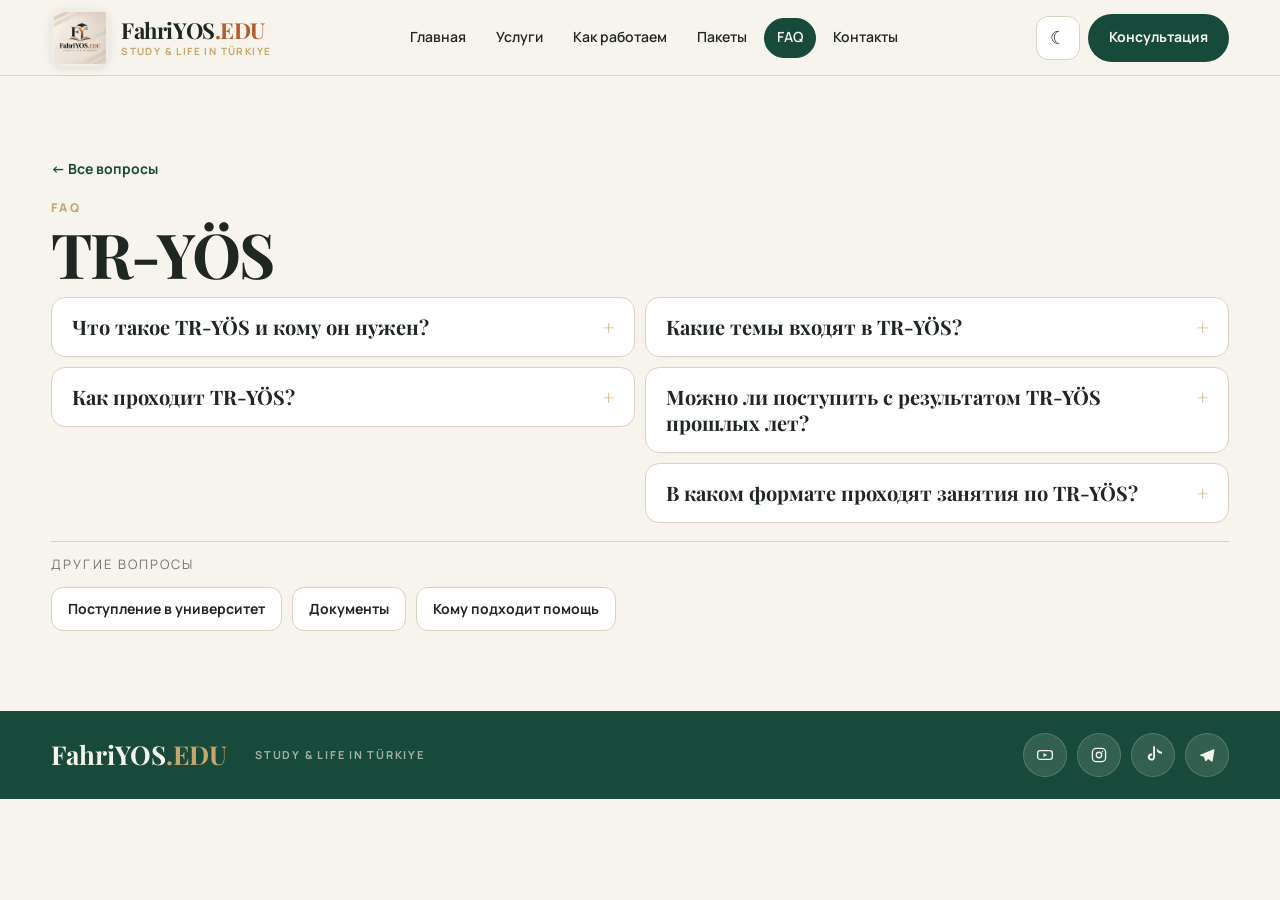
<file: faq-tryos.html>
<!DOCTYPE html>
<html lang="ru" data-theme="light">
<head>
  <meta charset="UTF-8">
  <meta name="viewport" content="width=device-width, initial-scale=1">
  <title>TR-YÖS — FAQ | FahriYOS.EDU</title>
  <script>
    (function () {
      var t = localStorage.getItem("fahriyos-theme");
      if (t === "light" || t === "dark") document.documentElement.setAttribute("data-theme", t);
    })();
  </script>
  <meta name="description" content="Что такое TR-YÖS, как проходит экзамен, какие темы входят и в каком формате идут занятия.">
  <link rel="canonical" href="https://tofass.github.io/fahriedu/faq-tryos.html">
  <meta property="og:title" content="TR-YÖS — FAQ | FahriYOS.EDU">
  <meta property="og:description" content="Формат экзамена TR-YÖS, темы и занятия FahriYOS.EDU.">
  <meta property="og:url" content="https://tofass.github.io/fahriedu/faq-tryos.html">
  <meta property="og:image" content="https://tofass.github.io/fahriedu/assets/bg-home.webp">
  <link rel="icon" href="favicon.svg" type="image/svg+xml">
  <link rel="preconnect" href="https://fonts.googleapis.com">
  <link rel="preconnect" href="https://fonts.gstatic.com" crossorigin>
  <link href="https://fonts.googleapis.com/css2?family=Manrope:wght@400;500;600;700;800&family=Playfair+Display:wght@600;700&display=swap" rel="stylesheet">
  <link rel="stylesheet" href="css/style.css">
</head>
<body class="faq-page is-away">
  <a class="skip-link" href="#main">К содержанию</a>
  <header class="site-header">
    <a class="brand" href="index.html#home" aria-label="FahriYOS.EDU — на главную">
      <span class="brand-icon">
        <img src="assets/logo-512.jpg" alt="" width="512" height="512">
      </span>
      <span class="brand-text">
        <span class="brand-name">FahriYOS<span class="brand-edu">.EDU</span></span>
        <span class="brand-tag">Study &amp; life in Türkiye</span>
      </span>
    </a>
    <nav class="site-nav" id="site-nav" aria-label="Разделы">
      <a href="index.html#home">Главная</a>
      <a href="index.html#services">Услуги</a>
      <a href="index.html#process">Как работаем</a>
      <a href="index.html#packages">Пакеты</a>
      <a class="is-active" href="index.html#faq">FAQ</a>
      <a href="index.html#contacts">Контакты</a>
    </nav>
    <div class="header-actions">
      <button class="theme-toggle" type="button" aria-label="Переключить тему">
        <span class="theme-toggle-icon" aria-hidden="true"></span>
      </button>
      <a class="btn btn-header" href="index.html#contacts">Консультация</a>
      <button class="nav-toggle" type="button" aria-expanded="false" aria-controls="site-nav" aria-label="Открыть меню">
        <span></span>
      </button>
    </div>
  </header>
  <main class="page-section" id="main">
    <article class="faq-article">
      <a class="faq-back" href="index.html#faq">← Все вопросы</a>
      <p class="eyebrow">FAQ</p>
      <h1 class="display">TR-YÖS</h1>

      <div class="faq-grid">
      <div class="faq-col">
      <details class="faq-item">
        <summary>Что такое TR-YÖS и кому он нужен?</summary>
        <div class="faq-a">
          <p>TR-YÖS — вступительный экзамен для иностранных абитуриентов, результаты которого используются турецкими университетами при приёме студентов.</p>
        </div>
      </details>

      <details class="faq-item">
        <summary>Как проходит TR-YÖS?</summary>
        <div class="faq-a">
          <p>Экзамен длится 100 минут и включает 80 вопросов:</p>
          <ul>
            <li>40 вопросов по логике;</li>
            <li>30 вопросов по математике;</li>
            <li>10 вопросов по геометрии.</li>
          </ul>
        </div>
      </details>
      </div>
      <div class="faq-col">
      <details class="faq-item">
        <summary>Какие темы входят в TR-YÖS?</summary>
        <div class="faq-a">
          <p>Алгебра:</p>
          <ul>
            <li>базовые термины;</li>
            <li>числа;</li>
            <li>рациональные числа;</li>
            <li>десятичные числа;</li>
            <li>степени;</li>
            <li>корни;</li>
            <li>разложение на множители;</li>
            <li>пропорции;</li>
            <li>модуль;</li>
            <li>уравнения;</li>
            <li>неравенства;</li>
            <li>множества;</li>
            <li>функции;</li>
            <li>полиномы;</li>
            <li>квадратные уравнения;</li>
            <li>парабола (50/50)</li>
          </ul>
          <p>Геометрия:</p>
          <ul>
            <li>углы на прямой;</li>
            <li>углы в треугольнике;</li>
            <li>прямоугольные треугольники;</li>
            <li>равнобедренные треугольники;</li>
            <li>равносторонние треугольники;</li>
            <li>биссектрисы;</li>
            <li>медианы;</li>
            <li>подобие треугольников;</li>
            <li>площадь треугольника;</li>
            <li>центры треугольника;</li>
            <li>многоугольники;</li>
            <li>четырёхугольники;</li>
            <li>параллелограммы;</li>
            <li>равносторонний четырёхугольник;</li>
            <li>трапеция;</li>
            <li>дельтоид;</li>
            <li>прямоугольник;</li>
            <li>квадрат;</li>
            <li>окружность;</li>
            <li>углы в окружности;</li>
            <li>длина окружности и длина дуги.</li>
          </ul>
          <p>Аналитическая геометрия:</p>
          <ul>
            <li>аналитическое исследование точки;</li>
            <li>аналитическое исследование прямой.</li>
          </ul>
          <p>Логика:</p>
          <ul>
            <li>широкий спектр логических задач и заданий различных типов.</li>
          </ul>
        </div>
      </details>

      <details class="faq-item">
        <summary>Можно ли поступить с результатом TR-YÖS прошлых лет?</summary>
        <div class="faq-a">
          <p>Да, результат TR-YÖS действителен 2 года. Однако возможность его использования зависит от требований конкретного университета и года поступления.</p>
        </div>
      </details>

      <details class="faq-item">
        <summary>В каком формате проходят занятия по TR-YÖS?</summary>
        <div class="faq-a">
          <p>Занятия проходят в группах до 5 человек. 3 оплачиваемых урока в неделю и 1 бесплатное общее занятие по логике.</p>
        </div>
      </details>
      </div>
      </div>

      <nav class="faq-switch" aria-label="Другие вопросы">
        <p>Другие вопросы</p>
        <div class="faq-switch-row">
          <a href="faq-admission.html">Поступление в университет</a>
          <a href="faq-docs.html">Документы</a>
          <a href="faq-who.html">Кому подходит помощь</a>
        </div>
      </nav>
    </article>
  </main>
  <footer class="site-footer">
    <p class="footer-brand"><span class="brand-mark">FahriYOS</span><span class="brand-rest">.EDU</span></p>
    <p class="footer-tag">Study &amp; life in Türkiye</p>
    <nav class="footer-social" aria-label="Соцсети в подвале">
      <a href="https://youtube.com/@tryosfahri" target="_blank" rel="noopener" aria-label="YouTube"><img src="assets/icons/youtube.svg" alt=""></a>
      <a href="https://instagram.com/fahri_yos" target="_blank" rel="noopener" aria-label="Instagram"><img src="assets/icons/instagram.svg" alt=""></a>
      <a href="https://tiktok.com/@fahri_yos" target="_blank" rel="noopener" aria-label="TikTok"><img src="assets/icons/tiktok.svg" alt=""></a>
      <a href="https://t.me/tryosfahri" target="_blank" rel="noopener" aria-label="Telegram"><img src="assets/icons/telegram.svg" alt=""></a>
    </nav>
  </footer>
  <script src="js/main.js"></script>
</body>
</html>
</file>
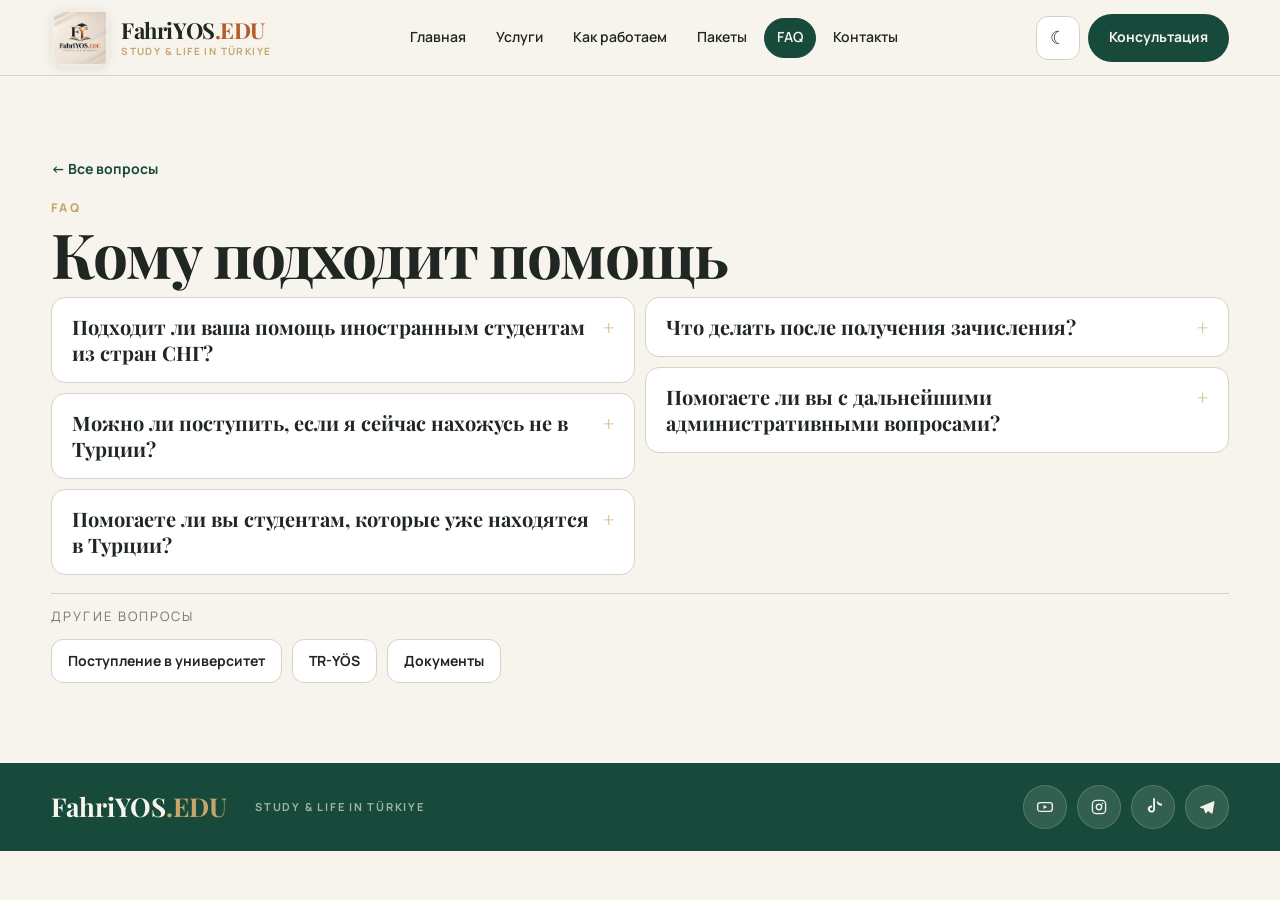
<file: faq-who.html>
<!DOCTYPE html>
<html lang="ru" data-theme="light">
<head>
  <meta charset="UTF-8">
  <meta name="viewport" content="width=device-width, initial-scale=1">
  <title>Кому подходит помощь — FAQ | FahriYOS.EDU</title>
  <script>
    (function () {
      var t = localStorage.getItem("fahriyos-theme");
      if (t === "light" || t === "dark") document.documentElement.setAttribute("data-theme", t);
    })();
  </script>
  <meta name="description" content="Кому подходит сопровождение FahriYOS.EDU: абитуриенты из СНГ, подача из-за границы и помощь уже в Турции.">
  <link rel="canonical" href="https://tofass.github.io/fahriedu/faq-who.html">
  <meta property="og:title" content="Кому подходит помощь — FAQ | FahriYOS.EDU">
  <meta property="og:description" content="Сопровождение иностранных студентов при поступлении в Турцию.">
  <meta property="og:url" content="https://tofass.github.io/fahriedu/faq-who.html">
  <meta property="og:image" content="https://tofass.github.io/fahriedu/assets/bg-home.webp">
  <link rel="icon" href="favicon.svg" type="image/svg+xml">
  <link rel="preconnect" href="https://fonts.googleapis.com">
  <link rel="preconnect" href="https://fonts.gstatic.com" crossorigin>
  <link href="https://fonts.googleapis.com/css2?family=Manrope:wght@400;500;600;700;800&family=Playfair+Display:wght@600;700&display=swap" rel="stylesheet">
  <link rel="stylesheet" href="css/style.css">
</head>
<body class="faq-page is-away">
  <a class="skip-link" href="#main">К содержанию</a>
  <header class="site-header">
    <a class="brand" href="index.html#home" aria-label="FahriYOS.EDU — на главную">
      <span class="brand-icon">
        <img src="assets/logo-512.jpg" alt="" width="512" height="512">
      </span>
      <span class="brand-text">
        <span class="brand-name">FahriYOS<span class="brand-edu">.EDU</span></span>
        <span class="brand-tag">Study &amp; life in Türkiye</span>
      </span>
    </a>
    <nav class="site-nav" id="site-nav" aria-label="Разделы">
      <a href="index.html#home">Главная</a>
      <a href="index.html#services">Услуги</a>
      <a href="index.html#process">Как работаем</a>
      <a href="index.html#packages">Пакеты</a>
      <a class="is-active" href="index.html#faq">FAQ</a>
      <a href="index.html#contacts">Контакты</a>
    </nav>
    <div class="header-actions">
      <button class="theme-toggle" type="button" aria-label="Переключить тему">
        <span class="theme-toggle-icon" aria-hidden="true"></span>
      </button>
      <a class="btn btn-header" href="index.html#contacts">Консультация</a>
      <button class="nav-toggle" type="button" aria-expanded="false" aria-controls="site-nav" aria-label="Открыть меню">
        <span></span>
      </button>
    </div>
  </header>
  <main class="page-section" id="main">
    <article class="faq-article">
      <a class="faq-back" href="index.html#faq">← Все вопросы</a>
      <p class="eyebrow">FAQ</p>
      <h1 class="display">Кому подходит помощь</h1>

      <div class="faq-grid">
      <div class="faq-col">
      <details class="faq-item">
        <summary>Подходит ли ваша помощь иностранным студентам из стран СНГ?</summary>
        <div class="faq-a">
          <p>Да. Мы работаем с абитуриентами из стран СНГ.</p>
        </div>
      </details>

      <details class="faq-item">
        <summary>Можно ли поступить, если я сейчас нахожусь не в Турции?</summary>
        <div class="faq-a">
          <p>Да. Значительную часть процесса можно пройти дистанционно, поэтому находиться в Турции на момент подачи необязательно.</p>
        </div>
      </details>

      <details class="faq-item">
        <summary>Помогаете ли вы студентам, которые уже находятся в Турции?</summary>
        <div class="faq-a">
          <p>Да. Мы сопровождаем как абитуриентов, которые находятся за пределами Турции, так и тех, кто уже живёт в стране.</p>
        </div>
      </details>
      </div>
      <div class="faq-col">
      <details class="faq-item">
        <summary>Что делать после получения зачисления?</summary>
        <div class="faq-a">
          <p>После получения зачисления необходимо пройти процедуру окончательной регистрации в университете и предоставить необходимые документы.</p>
        </div>
      </details>

      <details class="faq-item">
        <summary>Помогаете ли вы с дальнейшими административными вопросами?</summary>
        <div class="faq-a">
          <p>Да. Мы можем сопровождать студента и после поступления по вопросам, связанным с университетом, документами и другими необходимыми административными процедурами.</p>
        </div>
      </details>
      </div>
      </div>

      <nav class="faq-switch" aria-label="Другие вопросы">
        <p>Другие вопросы</p>
        <div class="faq-switch-row">
          <a href="faq-admission.html">Поступление в университет</a>
          <a href="faq-tryos.html">TR-YÖS</a>
          <a href="faq-docs.html">Документы</a>
        </div>
      </nav>
    </article>
  </main>
  <footer class="site-footer">
    <p class="footer-brand"><span class="brand-mark">FahriYOS</span><span class="brand-rest">.EDU</span></p>
    <p class="footer-tag">Study &amp; life in Türkiye</p>
    <nav class="footer-social" aria-label="Соцсети в подвале">
      <a href="https://youtube.com/@tryosfahri" target="_blank" rel="noopener" aria-label="YouTube"><img src="assets/icons/youtube.svg" alt=""></a>
      <a href="https://instagram.com/fahri_yos" target="_blank" rel="noopener" aria-label="Instagram"><img src="assets/icons/instagram.svg" alt=""></a>
      <a href="https://tiktok.com/@fahri_yos" target="_blank" rel="noopener" aria-label="TikTok"><img src="assets/icons/tiktok.svg" alt=""></a>
      <a href="https://t.me/tryosfahri" target="_blank" rel="noopener" aria-label="Telegram"><img src="assets/icons/telegram.svg" alt=""></a>
    </nav>
  </footer>
  <script src="js/main.js"></script>
</body>
</html>
</file>
<file: css/style.css>
:root {
  --bg: #f7f4ed;
  --bg-2: #efe8d9;
  --surface: #ffffff;
  --ink: #202722;
  --muted: #70776f;
  --line: #d9d1c3;
  --accent: #c6a66b;
  --brand: #b65a28;
  --green: #174a3b;
  --green-soft: #c8d8c8;
  --cream: #fbf7f0;
  --hero-ink: #f7f4ed;
  --white: #ffffff;
  --header-glass: rgba(247, 244, 237, 0.92);
  --dock: rgba(255, 255, 255, 0.94);
  --btn: #174a3b;
  --btn-ink: #f7f4ed;
  --shadow: 0 16px 40px rgba(23, 74, 59, 0.08);
  --radius: 16px;
  --radius-sm: 10px;
  --gutter: clamp(20px, 5vw, 80px);
  --gutter-left: clamp(16px, 4vw, 80px);
  --gutter-right: clamp(16px, 4vw, 80px);
  --header-h: 76px;
  --font-serif: "Playfair Display", "Times New Roman", serif;
  --font-sans: Manrope, system-ui, sans-serif;
  --focus: 0 0 0 3px rgba(198, 166, 107, 0.55);
}

html[data-theme="dark"] {
  --bg: #121614;
  --bg-2: #1a211e;
  --surface: #1e2622;
  --ink: #f3eee4;
  --muted: #a8afa8;
  --line: #2e3934;
  --accent: #d4b57a;
  --brand: #e07a3d;
  --green: #8fbfab;
  --green-soft: #24332c;
  --cream: #171c19;
  --white: #1e2622;
  --header-glass: rgba(18, 22, 20, 0.92);
  --dock: rgba(30, 38, 34, 0.94);
  --btn: #c6a66b;
  --btn-ink: #121614;
  --shadow: 0 16px 40px rgba(0, 0, 0, 0.28);
  color-scheme: dark;
}

*,
*::before,
*::after {
  box-sizing: border-box;
}

html {
  scroll-behavior: smooth;
  min-height: 100%;
  background-color: var(--bg);
}

body {
  margin: 0;
  min-height: 100vh;
  font-family: var(--font-sans);
  background: var(--bg);
  color: var(--ink);
  line-height: 1.6;
}

img {
  max-width: 100%;
  display: block;
}

a {
  color: inherit;
}

:focus-visible {
  outline: 2px solid var(--accent);
  outline-offset: 3px;
}

.skip-link {
  position: absolute;
  left: 12px;
  top: -48px;
  z-index: 80;
  padding: 8px 14px;
  background: var(--green);
  color: #f7f4ed;
  text-decoration: none;
  border-radius: 8px;
}

.skip-link:focus {
  top: 12px;
}

.site-header {
  position: sticky;
  top: 0;
  z-index: 40;
  display: grid;
  grid-template-columns: auto minmax(0, 1fr) auto;
  align-items: center;
  gap: 10px 16px;
  min-height: var(--header-h);
  padding: 8px var(--gutter-right) 8px var(--gutter-left);
  background: transparent;
  border-bottom: 1px solid transparent;
  color: var(--hero-ink);
  transition: background 0.35s ease, border-color 0.35s ease, color 0.35s ease;
}

body.is-away .site-header,
body.faq-page .site-header,
body.is-scrolled .site-header,
body.is-nav-open .site-header {
  background: var(--header-glass);
  backdrop-filter: blur(16px);
  -webkit-backdrop-filter: blur(16px);
  border-bottom: 1px solid var(--line);
  color: var(--ink);
}

.brand {
  display: flex;
  align-items: center;
  gap: 12px;
  justify-self: start;
  min-width: 0;
  text-decoration: none;
  color: inherit;
}

.brand-icon {
  display: grid;
  place-items: center;
  width: 58px;
  height: 58px;
  padding: 3px;
  flex-shrink: 0;
  border-radius: 12px;
  overflow: hidden;
  background: #f3ece3;
  box-shadow: 0 2px 10px rgba(23, 74, 59, 0.12);
}

.brand-icon img {
  width: 100%;
  height: 100%;
  object-fit: contain;
  object-position: center;
}

.brand-text {
  display: flex;
  flex-direction: column;
  min-width: 0;
  line-height: 1.1;
}

.brand-name {
  font-family: var(--font-serif);
  font-size: 22px;
  font-weight: 700;
  letter-spacing: -0.02em;
}

.brand-edu {
  color: var(--brand);
}

.brand-tag {
  margin-top: 4px;
  font-size: 10px;
  font-weight: 700;
  letter-spacing: 0.14em;
  text-transform: uppercase;
  color: var(--accent);
}

body:not(.is-away):not(.is-scrolled) .brand-tag {
  color: rgba(247, 244, 237, 0.72);
}

.site-nav {
  display: flex;
  align-items: center;
  justify-content: center;
  flex-wrap: wrap;
  gap: 4px;
  grid-column: 2;
}

.site-nav a {
  display: inline-flex;
  align-items: center;
  justify-content: center;
  min-height: 40px;
  padding: 0 12px;
  border-radius: 999px;
  color: inherit;
  text-decoration: none;
  font-size: 14px;
  font-weight: 600;
  border: 1px solid transparent;
  transition: background 0.2s ease, color 0.2s ease, border-color 0.2s ease;
}

.site-nav a:hover,
.site-nav a.is-active {
  background: var(--green);
  color: #f7f4ed;
  border-color: var(--green);
}

body:not(.is-away):not(.is-scrolled) .site-nav a {
  background: rgba(12, 22, 18, 0.45);
  color: #f7f4ed;
  border-color: rgba(247, 244, 237, 0.16);
}

body:not(.is-away):not(.is-scrolled) .site-nav a:hover,
body:not(.is-away):not(.is-scrolled) .site-nav a.is-active {
  background: #f7f4ed;
  color: #174a3b;
  border-color: #f7f4ed;
}

.header-actions {
  justify-self: end;
  grid-column: 3;
  display: flex;
  align-items: center;
  gap: 8px;
}

.theme-toggle,
.nav-toggle {
  width: 44px;
  height: 44px;
  border: 1px solid rgba(247, 244, 237, 0.28);
  border-radius: 12px;
  background: rgba(18, 28, 24, 0.28);
  cursor: pointer;
  position: relative;
  color: #f7f4ed;
}

body.is-away .theme-toggle,
body.is-scrolled .theme-toggle,
body.faq-page .theme-toggle,
body.is-away .nav-toggle,
body.is-scrolled .nav-toggle,
body.faq-page .nav-toggle {
  background: var(--surface);
  border-color: var(--line);
  color: var(--ink);
}

.theme-toggle-icon {
  position: absolute;
  inset: 0;
  display: grid;
  place-items: center;
  font-size: 18px;
  line-height: 1;
}

.theme-toggle-icon::before {
  content: "☾";
}

html[data-theme="dark"] .theme-toggle-icon::before {
  content: "☀";
}

.nav-toggle {
  display: none;
}

.nav-toggle span,
.nav-toggle span::before,
.nav-toggle span::after {
  display: block;
  width: 16px;
  height: 1.5px;
  background: currentColor;
  position: relative;
}

.nav-toggle span::before,
.nav-toggle span::after {
  content: "";
  position: absolute;
  left: 0;
}

.nav-toggle span::before {
  top: -5px;
}

.nav-toggle span::after {
  top: 5px;
}

.btn-header {
  min-height: 42px;
  padding: 0 16px;
  background: var(--btn);
  color: var(--btn-ink);
  border: 1px solid var(--btn);
}

body:not(.is-away):not(.is-scrolled) .btn-header {
  background: #c6a66b;
  color: #121614;
  border-color: #c6a66b;
}

.hero-row {
  display: grid;
  gap: 28px;
}

.page-hero {
  position: relative;
  isolation: isolate;
  display: flex;
  flex-direction: column;
  justify-content: space-between;
  min-height: 100svh;
  margin-top: calc(var(--header-h) * -1);
  padding: calc(var(--header-h) + 28px) var(--gutter-right) 28px var(--gutter-left);
  color: var(--hero-ink);
}

.hero-media {
  position: absolute;
  inset: 0;
  z-index: 0;
  overflow: hidden;
  background: #1a1410;
}

.hero-media img {
  width: 100%;
  height: 100%;
  object-fit: cover;
  object-position: center top;
}

.page-hero::after {
  content: "";
  position: absolute;
  inset: 0;
  z-index: 1;
  background:
    linear-gradient(90deg, rgba(12, 22, 18, 0.72) 0%, rgba(12, 22, 18, 0.38) 48%, rgba(12, 22, 18, 0.16) 100%),
    linear-gradient(180deg, rgba(12, 22, 18, 0.42) 0%, rgba(12, 22, 18, 0.12) 38%, rgba(12, 22, 18, 0.45) 100%);
  pointer-events: none;
}

.hero {
  position: relative;
  z-index: 2;
  display: grid;
  gap: 16px;
  max-width: 760px;
  padding: 12px 0 0;
}

.hero-brand {
  display: block;
  margin-bottom: 6px;
}

.brand-mark,
.brand-rest {
  font-family: var(--font-serif);
  font-weight: 700;
}

.hero .brand-mark {
  color: #f7f4ed;
}

.hero .brand-rest {
  color: #e8a06a;
}

.eyebrow {
  margin: 0;
  color: var(--accent);
  font-size: 12px;
  font-weight: 800;
  letter-spacing: 0.18em;
  text-transform: uppercase;
}

.eyebrow-light {
  color: var(--accent);
}

.display {
  margin: 0;
  font-family: var(--font-serif);
  font-size: clamp(32px, 5.4vw, 62px);
  font-weight: 700;
  line-height: 1.16;
  letter-spacing: -0.03em;
}

.page-hero .display {
  max-width: 12.5em;
  color: #fbf6ee;
  font-size: clamp(34px, 5.8vw, 64px);
  line-height: 1.14;
}

.lede {
  margin: 0;
  max-width: 46ch;
  color: var(--muted);
  font-size: 18px;
  line-height: 1.65;
}

.page-hero .lede {
  color: rgba(247, 244, 237, 0.9);
  font-size: clamp(16px, 1.6vw, 19px);
  font-weight: 500;
}

.actions {
  display: flex;
  flex-wrap: wrap;
  gap: 12px;
  margin-top: 4px;
}

.btn {
  display: inline-flex;
  align-items: center;
  justify-content: center;
  min-height: 48px;
  padding: 0 20px;
  border-radius: 999px;
  text-decoration: none;
  font-size: 14px;
  font-weight: 700;
  border: 1px solid transparent;
  cursor: pointer;
  font-family: inherit;
  transition: background 0.2s ease, color 0.2s ease, border-color 0.2s ease, transform 0.2s ease;
}

.btn:hover {
  transform: translateY(-1px);
}

.btn-solid {
  background: var(--btn);
  color: var(--btn-ink);
}

.page-hero .btn-solid {
  background: #f7f4ed;
  color: #174a3b;
}

.btn-ghost {
  border-color: var(--line);
  background: transparent;
  color: var(--ink);
}

.page-hero .btn-ghost {
  border-color: rgba(247, 244, 237, 0.45);
  color: #f7f4ed;
  background: rgba(247, 244, 237, 0.08);
}

.hero-dirs {
  position: relative;
  z-index: 2;
  display: grid;
  grid-template-columns: repeat(4, minmax(0, 1fr));
  gap: 12px;
  margin-top: 24px;
  max-width: 980px;
}

.hero-dirs a {
  display: flex;
  align-items: center;
  justify-content: center;
  min-height: 64px;
  padding: 14px 16px;
  text-align: center;
  text-decoration: none;
  color: #174a3b;
  background: rgba(247, 244, 237, 0.94);
  border: 1px solid rgba(247, 244, 237, 0.98);
  border-radius: 999px;
  font-size: 15px;
  font-weight: 700;
  line-height: 1.3;
  box-shadow: 0 10px 24px rgba(12, 22, 18, 0.18);
  transition: background 0.2s ease, color 0.2s ease, transform 0.2s ease;
}

.hero-dirs a:hover {
  background: #174a3b;
  color: #f7f4ed;
  transform: translateY(-1px);
}

main {
  position: relative;
  z-index: 1;
  padding: 0;
}

.page-section {
  scroll-margin-top: calc(var(--header-h) + 12px);
  padding: 72px var(--gutter-right) 72px var(--gutter-left);
}

.page-section--tint {
  background: var(--bg-2);
}

.section-intro {
  max-width: 720px;
  margin-bottom: 36px;
}

.section-intro .display {
  margin-bottom: 12px;
}

.section-title {
  margin: 0 0 12px;
  font-family: var(--font-serif);
  font-size: 36px;
  font-weight: 600;
}

.muted {
  color: var(--muted);
}

.lead {
  margin: 0;
  max-width: 62ch;
  color: var(--muted);
  font-size: 18px;
}

.service-list {
  display: grid;
  gap: 18px;
}

.service {
  display: block;
  padding: 24px 0;
  border-top: 1px solid var(--line);
}

.service:last-child {
  border-bottom: 1px solid var(--line);
}

.service-no {
  margin: 6px 0 0;
  font-family: var(--font-serif);
  font-size: 28px;
  font-weight: 700;
  color: var(--accent);
  line-height: 1;
}

.service-body h3 {
  margin: 0 0 8px;
  font-family: var(--font-serif);
  font-size: clamp(26px, 3vw, 34px);
  font-weight: 700;
  letter-spacing: -0.03em;
}

.service-who,
.service-result {
  margin: 0 0 14px;
  max-width: 62ch;
  color: var(--muted);
}

.service-result {
  margin-top: 14px;
}

.text-link {
  color: var(--green);
  font-weight: 800;
  text-decoration: none;
  border-bottom: 1px solid var(--accent);
}

html[data-theme="dark"] .text-link {
  color: var(--accent);
}

.plain-list {
  margin: 0;
  padding: 0 0 0 18px;
  display: grid;
  gap: 6px;
  color: var(--muted);
}

.cards {
  display: grid;
  grid-template-columns: repeat(3, minmax(0, 1fr));
  gap: 16px;
}

.cards-packages {
  align-items: stretch;
}

.cards-packages > * {
  min-width: 0;
}

.extras {
  display: grid;
  grid-template-columns: minmax(0, 0.9fr) minmax(0, 1.1fr) auto;
  gap: 20px 32px;
  align-items: center;
  margin-top: 16px;
  padding: 28px;
  background: var(--surface);
  border: 1px solid var(--line);
  border-radius: var(--radius);
}

.extras h3 {
  margin: 0 0 6px;
  font-family: var(--font-serif);
  font-size: 28px;
}

.extra-list {
  list-style: none;
  padding: 0;
  margin: 0;
}

.extra-list li {
  display: grid;
  grid-template-columns: minmax(0, 1fr) auto;
  align-items: start;
  gap: 8px;
  padding: 10px 0;
  border-bottom: 1px solid var(--line);
}

.extra-list li:last-child {
  border-bottom: 0;
}

.extra-list span {
  color: var(--muted);
}

.extra-list strong {
  color: var(--green);
  font-family: var(--font-serif);
  font-size: 20px;
  font-weight: 700;
  white-space: nowrap;
}

.package-no {
  margin: 0 0 6px;
  color: var(--accent);
  font-size: 12px;
  font-weight: 800;
  letter-spacing: 0.16em;
  text-transform: uppercase;
}

.package-badge {
  margin: 0 0 10px;
  display: inline-flex;
  padding: 6px 12px;
  border-radius: 999px;
  background: #efe4cc;
  color: #174a3b;
  font-size: 13px;
  font-weight: 700;
  letter-spacing: 0.01em;
  line-height: 1.3;
}

html[data-theme="dark"] .package-badge {
  background: rgba(212, 181, 122, 0.22);
  color: #f3eee4;
}

.package h3,
.card.package h3 {
  margin: 0 0 12px;
  font-family: var(--font-serif);
  font-size: 26px;
  font-weight: 700;
  letter-spacing: -0.03em;
}

.card.package {
  display: flex;
  flex-direction: column;
  gap: 4px;
}

.package .plain-list {
  margin-bottom: 8px;
  flex: 1;
  align-content: start;
}

#pack-full .plain-list {
  gap: 2px;
}

.card .package-price {
  margin: 16px 0 12px;
  padding: 14px 0 0;
  display: flex;
  align-items: baseline;
  gap: 10px;
  font-weight: 700;
  border-top: 1px solid var(--line);
}

.package-price strong {
  font-family: var(--font-serif);
  font-size: 36px;
  font-weight: 700;
  letter-spacing: -0.04em;
  color: var(--green);
  line-height: 1;
}

.package-price span {
  font-size: 12px;
  font-weight: 700;
  letter-spacing: 0.08em;
  text-transform: uppercase;
  color: var(--muted);
}

.package .btn,
.extras .btn {
  width: 100%;
  background: #d9e4d9;
  color: #174a3b;
  border-color: #c3d2c3;
  font-weight: 700;
}

.package .btn:hover,
.extras .btn:hover {
  background: #c8d8c8;
  color: #174a3b;
  border-color: #b4c6b4;
}

html[data-theme="dark"] .package .btn,
html[data-theme="dark"] .extras .btn {
  background: rgba(212, 181, 122, 0.14);
  color: #f3eee4;
  border-color: rgba(212, 181, 122, 0.32);
}

html[data-theme="dark"] .package .btn:hover,
html[data-theme="dark"] .extras .btn:hover {
  background: rgba(212, 181, 122, 0.24);
  color: #f3eee4;
}

.price-note {
  margin: 20px 0 0;
  max-width: 68ch;
  color: var(--muted);
  font-size: 14px;
}

.process-layout {
  display: grid;
  grid-template-columns: minmax(260px, 0.85fr) minmax(0, 1.15fr);
  gap: 20px;
  align-items: start;
}

.steps {
  margin: 0;
  padding: 0;
  list-style: none;
  display: grid;
  gap: 8px;
  counter-reset: step;
}

.steps li {
  margin: 0;
  padding: 0;
  counter-increment: step;
}

.step-btn {
  width: 100%;
  display: block;
  position: relative;
  padding: 12px 16px 12px 56px;
  text-align: left;
  cursor: pointer;
  font: inherit;
  color: inherit;
  background: var(--surface);
  border: 1px solid var(--line);
  border-radius: 12px;
  transition: border-color 0.2s ease, background 0.2s ease, color 0.2s ease;
}

.step-btn::before {
  content: counter(step);
  position: absolute;
  left: 14px;
  top: 50%;
  transform: translateY(-50%);
  width: 28px;
  height: 28px;
  display: grid;
  place-items: center;
  border-radius: 50%;
  background: var(--green);
  color: #f7f4ed;
  font-size: 13px;
  font-weight: 700;
}

.step-btn:hover,
.step-btn.is-open {
  border-color: var(--green);
}

.step-btn.is-open {
  background: var(--green);
  color: #f7f4ed;
}

.step-btn.is-open::before {
  background: #f7f4ed;
  color: #174a3b;
}

.step-btn.is-open p {
  color: rgba(247, 244, 237, 0.82);
}

.steps h3 {
  margin: 0 0 2px;
  font-size: 16px;
}

.steps p {
  margin: 0;
  color: var(--muted);
  font-size: 13px;
  line-height: 1.4;
}

.step-detail {
  min-height: 220px;
  padding: 28px;
  background: var(--surface);
  border: 1px solid var(--line);
  border-radius: var(--radius);
}

.step-detail .muted {
  line-height: 1.65;
}

.step-split {
  display: grid;
  grid-template-columns: 1fr 1fr;
  gap: 16px;
  margin: 22px 0 0;
  padding-top: 18px;
  border-top: 1px solid var(--line);
}

.step-split dt {
  margin: 0 0 6px;
  color: var(--accent);
  font-size: 11px;
  font-weight: 800;
  letter-spacing: 0.16em;
  text-transform: uppercase;
}

.step-split dd {
  margin: 0;
  color: var(--ink);
}

.card {
  padding: 24px;
  color: var(--ink);
  background: var(--surface);
  border: 1px solid var(--line);
  border-radius: var(--radius);
}

.card h3 {
  margin: 0 0 8px;
  font-size: 16px;
}

.card p {
  margin: 0;
  color: var(--muted);
}

.card .package-badge {
  color: #174a3b;
}

html[data-theme="dark"] .card .package-badge {
  color: #f3eee4;
}

.card.package.is-featured {
  border-color: var(--green);
  box-shadow: var(--shadow);
}

.form {
  display: grid;
  gap: 16px;
}

.form label {
  display: grid;
  gap: 8px;
  font-size: 13px;
  font-weight: 700;
  color: var(--muted);
}

.form input,
.form textarea,
.form select {
  width: 100%;
  padding: 14px 16px;
  border: 1px solid var(--line);
  border-radius: 12px;
  background: var(--surface);
  font: inherit;
  font-size: 16px;
  color: var(--ink);
}

.form textarea {
  min-height: 140px;
  resize: vertical;
}

.form input:invalid:not(:placeholder-shown),
.form select:invalid:not([value=""]) {
  border-color: transparent;
}

.form-status {
  margin: 0;
  padding: 12px 14px;
  border-radius: 12px;
  background: #f3e4d8;
  color: #7a3410;
  font-size: 14px;
}

.form-status[data-kind="ok"] {
  background: var(--green-soft);
  color: #174a3b;
}

.contacts-layout {
  display: grid;
  grid-template-columns: minmax(0, 0.9fr) minmax(0, 1.1fr);
  gap: 40px;
  align-items: start;
}

.contacts-copy .display {
  margin-bottom: 12px;
}

.contact-direct {
  margin: 18px 0 0;
  font-weight: 600;
}

.contact-direct a {
  color: var(--green);
  font-weight: 800;
}

.faq-hub {
  display: grid;
  grid-template-columns: repeat(2, minmax(0, 1fr));
  gap: 16px;
}

.faq-card {
  display: grid;
  align-content: start;
  gap: 8px;
  min-height: 0;
  padding: 22px 26px;
  text-decoration: none;
  color: inherit;
  background: var(--surface);
  border: 1px solid var(--line);
  border-radius: var(--radius);
  transition: border-color 0.2s ease, transform 0.2s ease;
}

#faq .section-intro {
  margin-bottom: 20px;
}

.faq-card h3 {
  margin: 0;
  font-family: var(--font-serif);
  font-size: 28px;
  line-height: 1.2;
  font-weight: 700;
}

.faq-card p {
  margin: 0;
  color: var(--muted);
}

.faq-card:hover {
  border-color: var(--green);
  transform: translateY(-2px);
}

.faq-article {
  max-width: none;
  padding: 8px 0 8px;
}

.faq-grid {
  display: grid;
  grid-template-columns: 1fr 1fr;
  gap: 10px;
  align-items: start;
}

.faq-col {
  display: flex;
  flex-direction: column;
  gap: 10px;
}

.faq-article h1 {
  margin-bottom: 8px;
}

.faq-back {
  display: inline-flex;
  margin: 0 0 18px;
  font-size: 14px;
  font-weight: 700;
  text-decoration: none;
  color: var(--green);
}

.faq-item {
  margin: 0;
  background: var(--surface);
  border: 1px solid var(--line);
  border-radius: 14px;
  overflow: hidden;
}

.faq-item summary {
  display: flex;
  align-items: flex-start;
  justify-content: space-between;
  gap: 12px;
  list-style: none;
  cursor: pointer;
  padding: 16px 20px;
  font-family: var(--font-serif);
  font-size: 20px;
  font-weight: 700;
  line-height: 1.3;
  user-select: none;
}

.faq-item summary::-webkit-details-marker {
  display: none;
}

.faq-item summary::after {
  content: "+";
  flex-shrink: 0;
  color: var(--accent);
  font-weight: 700;
}

.faq-item[open] summary::after {
  content: "–";
}

.faq-item summary:hover {
  background: var(--bg-2);
}

.faq-item .faq-a {
  padding: 0 20px 16px;
}

.faq-switch {
  margin: 18px 0 0;
  padding-top: 12px;
  border-top: 1px solid var(--line);
}

.faq-switch p {
  margin: 0 0 12px;
  color: var(--muted);
  font-size: 13px;
  letter-spacing: 0.16em;
  text-transform: uppercase;
}

.faq-switch-row {
  display: flex;
  flex-wrap: wrap;
  gap: 10px;
}

.faq-switch-row a {
  display: inline-flex;
  align-items: center;
  min-height: 44px;
  padding: 0 16px;
  border-radius: 12px;
  background: var(--surface);
  border: 1px solid var(--line);
  text-decoration: none;
  font-weight: 700;
  font-size: 14px;
}

.faq-switch-row a:hover {
  background: var(--green);
  color: #f7f4ed;
  border-color: var(--green);
}

.faq-item p,
.faq-item li {
  color: var(--muted);
  font-size: 17px;
  line-height: 1.65;
}

.faq-item p {
  margin: 0 0 12px;
}

.faq-item ul {
  margin: 0 0 12px;
  padding: 0 0 0 20px;
  display: grid;
  gap: 4px;
}

body.faq-page {
  background: var(--bg);
}

body.faq-page .social-dock {
  display: none;
}

.social-dock {
  position: fixed;
  right: 12px;
  bottom: 18px;
  z-index: 30;
  display: flex;
  flex-direction: column;
  gap: 10px;
}

.social-dock a,
.footer-social a {
  width: 44px;
  height: 44px;
  display: grid;
  place-items: center;
  border-radius: 50%;
  background: var(--dock);
  color: var(--ink);
  border: 1px solid var(--line);
  box-shadow: var(--shadow);
  transition: transform 0.2s ease, background 0.2s ease;
}

.social-dock a:hover,
.footer-social a:hover {
  transform: translateY(-1px);
  background: var(--surface);
}

.social-dock img {
  width: 20px;
  height: 20px;
}

.social-dock a[aria-label="TikTok"] img,
.footer-social a[aria-label="TikTok"] img {
  width: 24px;
  height: 24px;
}

html[data-theme="dark"] .social-dock img,
html[data-theme="dark"] .footer-social img {
  filter: invert(0.94) brightness(1.08);
}

body.is-contacts .social-dock {
  opacity: 0;
  pointer-events: none;
}

.site-footer {
  padding: 22px var(--gutter-right) 22px var(--gutter-left);
  background: var(--green);
  color: #d7e4dc;
  display: flex;
  align-items: center;
  justify-content: space-between;
  gap: 16px;
  flex-wrap: wrap;
}

.footer-brand {
  margin: 0;
  display: flex;
  align-items: baseline;
}

.footer-brand .brand-mark,
.footer-brand .brand-rest {
  font-family: var(--font-serif);
  font-size: 26px;
  font-weight: 700;
  color: #f7f4ed;
}

.footer-brand .brand-rest {
  color: var(--accent);
}

.footer-tag {
  margin: 0 auto 0 12px;
  font-size: 11px;
  font-weight: 700;
  letter-spacing: 0.16em;
  text-transform: uppercase;
  color: rgba(247, 244, 237, 0.62);
}

.footer-social {
  display: flex;
  align-items: center;
  margin-left: auto;
  gap: 10px;
}

.footer-social a {
  background: rgba(247, 244, 237, 0.12);
  border-color: rgba(247, 244, 237, 0.18);
  box-shadow: none;
}

.footer-social img {
  width: 18px;
  height: 18px;
  filter: invert(0.94) brightness(1.08);
}

.reveal {
  opacity: 1;
  transform: none;
}

@media (max-width: 1100px) {
  .site-header {
    display: flex;
    flex-wrap: wrap;
    justify-content: space-between;
  }

  .site-nav {
    width: 100%;
    grid-column: auto;
    justify-content: center;
  }

  .header-actions {
    justify-self: end;
  }

  .process-layout,
  .contacts-layout,
  .cards-packages,
  .extras {
    grid-template-columns: 1fr;
  }

  .hero-dirs {
    grid-template-columns: 1fr 1fr;
  }

  .page-hero .display {
    max-width: 18ch;
  }
}

@media (max-width: 860px) {
  .cards,
  .cards-packages,
  .faq-hub,
  .faq-grid,
  .step-split,
  .contacts-layout {
    grid-template-columns: 1fr;
  }

  .nav-toggle {
    display: grid;
    place-items: center;
  }

  .btn-header {
    display: none;
  }

  .site-nav {
    display: none;
    position: absolute;
    left: 0;
    right: 0;
    top: 100%;
    padding: 12px var(--gutter-left) 18px;
    background: var(--header-glass);
    border-bottom: 1px solid var(--line);
    flex-direction: column;
    align-items: stretch;
  }

  body.is-nav-open .site-nav {
    display: flex;
    background: var(--bg);
  }

  .social-dock {
    display: none;
  }

  .site-nav a {
    justify-content: flex-start;
    min-height: 48px;
    border-radius: 12px;
    color: var(--ink);
  }

  body.is-nav-open .site-nav a,
  body.is-nav-open:not(.is-away):not(.is-scrolled) .site-nav a {
    background: var(--surface);
    color: var(--ink);
    border-color: var(--line);
  }

  body.is-nav-open .site-nav a.is-active,
  body.is-nav-open .site-nav a:hover,
  body.is-nav-open:not(.is-away):not(.is-scrolled) .site-nav a.is-active,
  body.is-nav-open:not(.is-away):not(.is-scrolled) .site-nav a:hover {
    background: var(--green);
    color: #f7f4ed;
    border-color: var(--green);
  }

  .service {
    padding: 20px 0;
  }

  .page-section {
    padding: 48px var(--gutter-right) 48px var(--gutter-left);
  }

  .page-hero {
    min-height: 100svh;
    padding-top: calc(var(--header-h) + 16px);
    padding-right: 72px;
  }

  .page-hero .btn-ghost {
    background: rgba(12, 22, 18, 0.45);
  }

  .brand-tag {
    display: none;
  }

  .brand-name {
    font-size: 18px;
  }

  .brand-icon {
    width: 48px;
    height: 48px;
  }

  .hero-dirs {
    grid-template-columns: 1fr 1fr;
    gap: 14px 12px;
  }

  .extras .btn {
    justify-self: start;
  }

  .site-footer {
    padding-right: 16px;
  }

  .footer-tag {
    margin: 0;
    width: 100%;
  }
}

@media (max-width: 430px) {
  .actions {
    display: grid;
    grid-template-columns: 1fr;
  }

  .page-hero .display {
    max-width: none;
    font-size: clamp(30px, 9vw, 40px);
  }

  .brand-text {
    display: none;
  }
}

@media (prefers-reduced-motion: reduce) {
  html {
    scroll-behavior: auto;
  }

  .btn:hover,
  .faq-card:hover,
  .social-dock a:hover {
    transform: none;
  }
}
</file>
